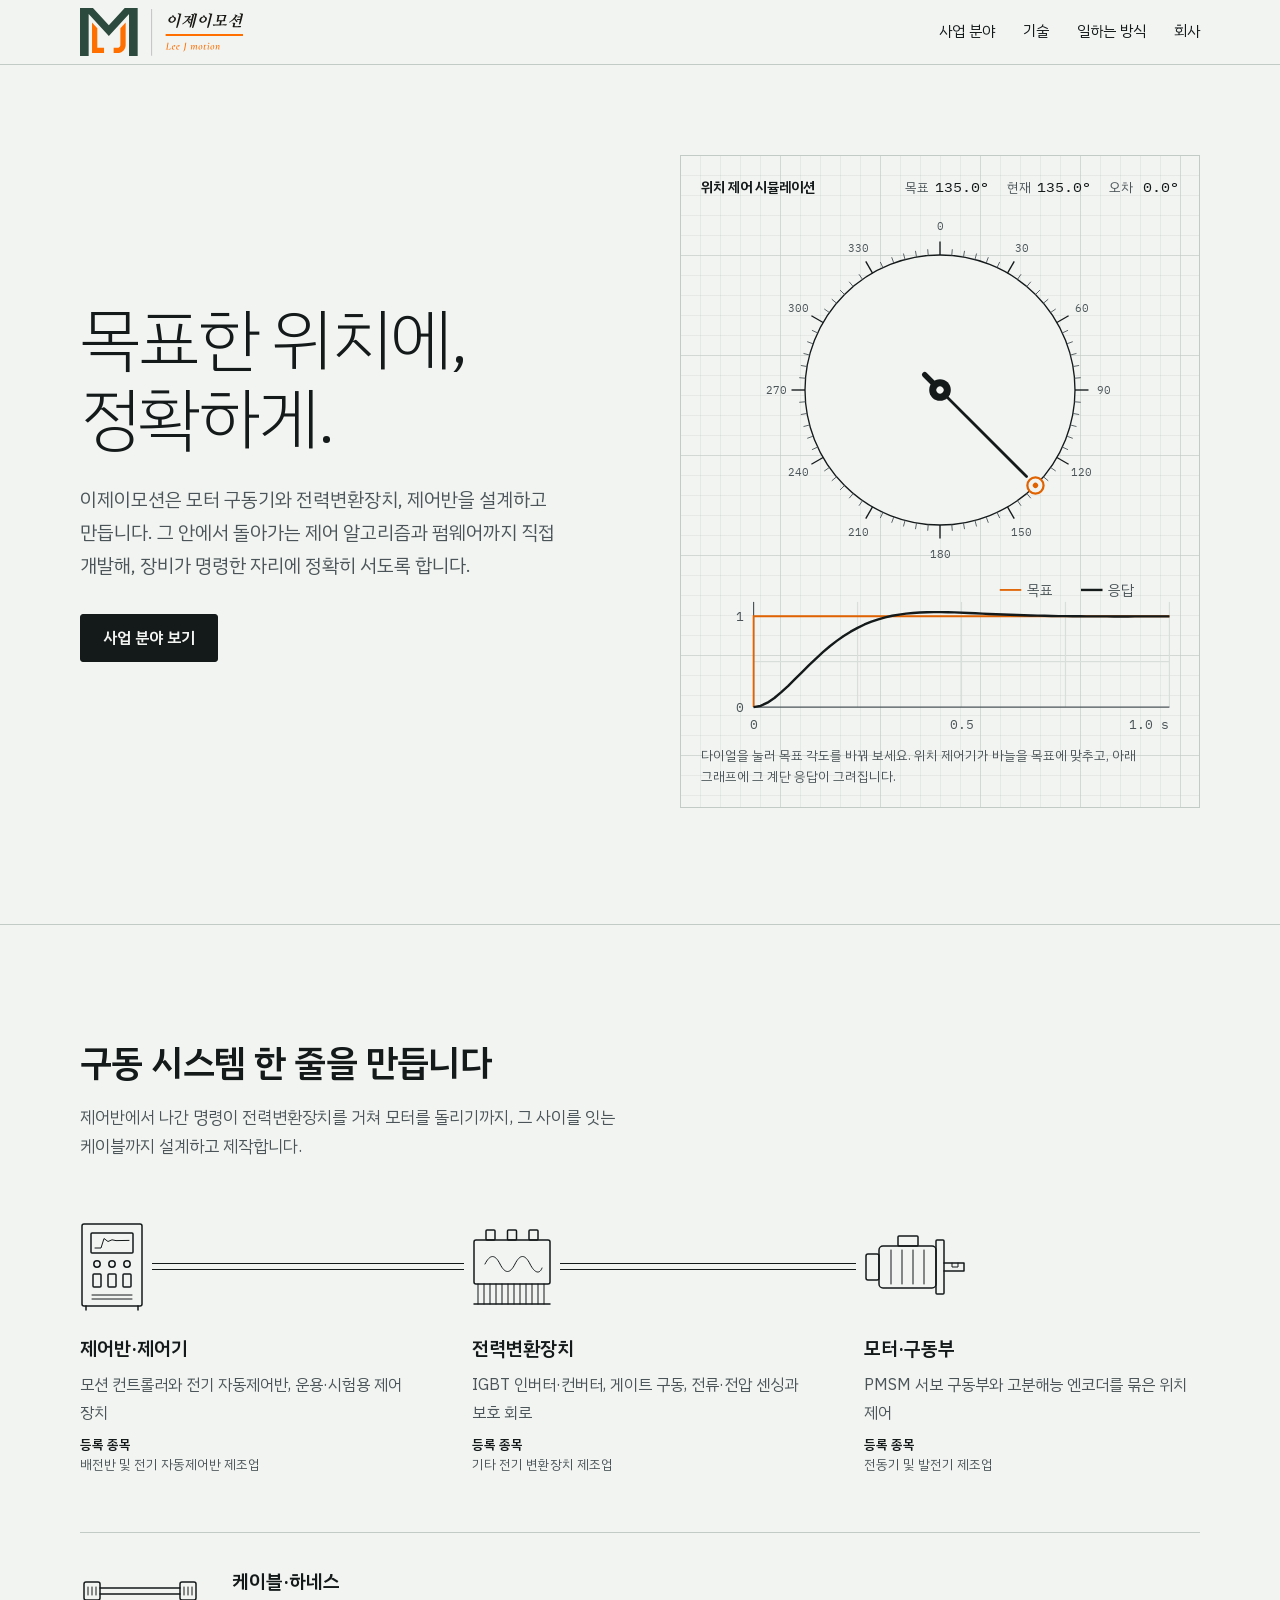
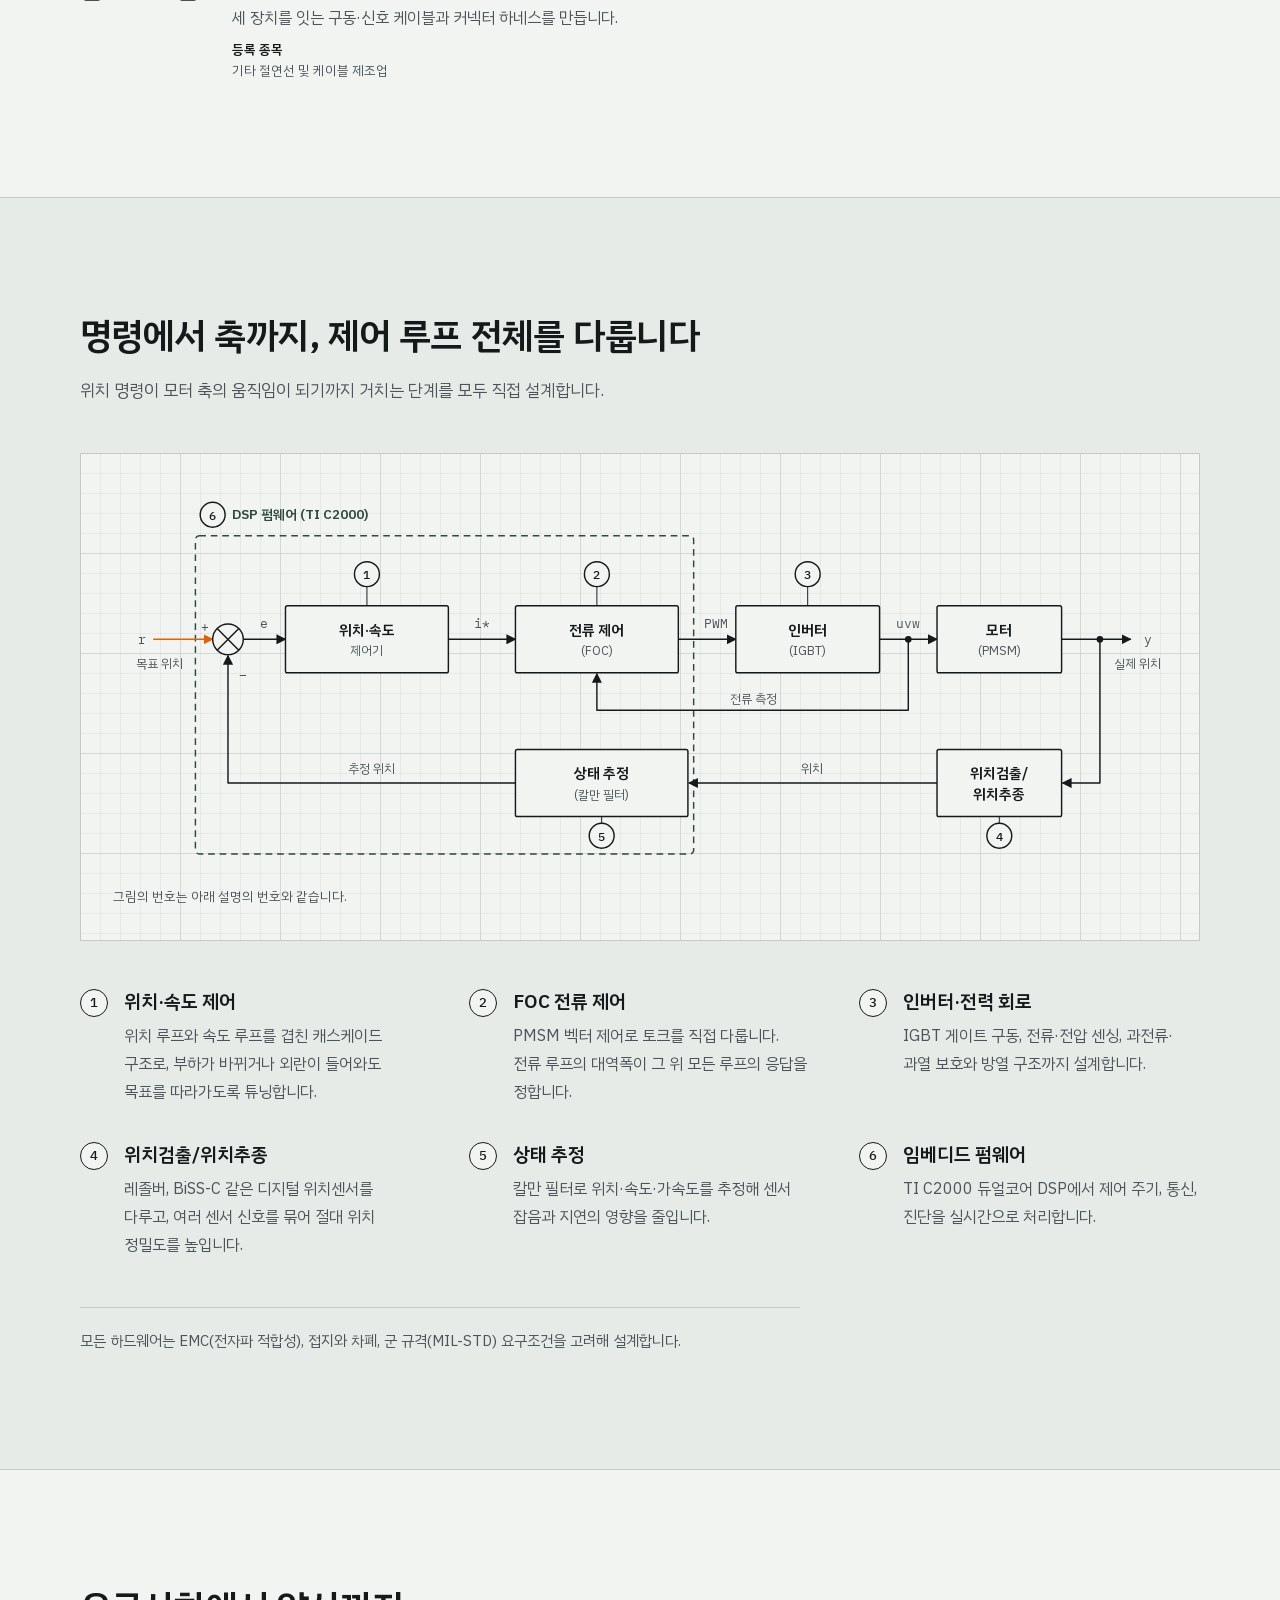
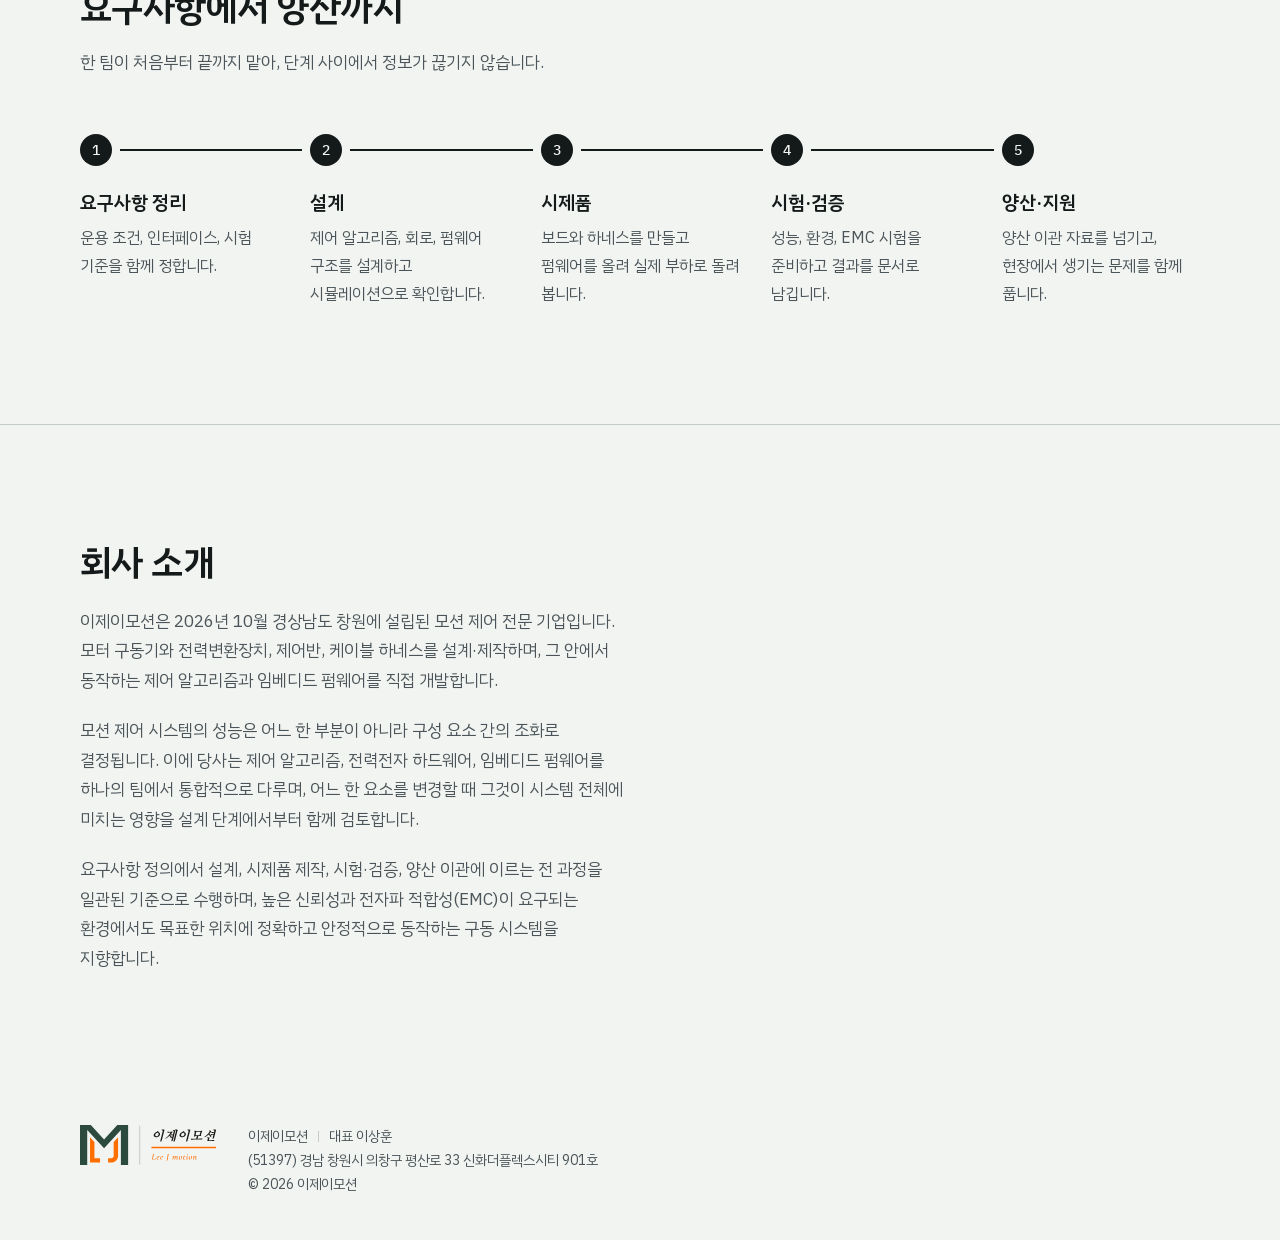
<file: index.html>
<!doctype html>
<html lang="ko">
<head>
<meta charset="utf-8">
<meta name="viewport" content="width=device-width, initial-scale=1">
<meta name="naver-site-verification" content="6766118e3ba964c4d92bdcb64d8c64c6439897ac" />
<title>이제이모션(Lee J motion) | 모터 구동기·전력변환장치·제어반</title>
<meta name="description" content="이제이모션은 경남 창원의 모션 제어 전문 회사입니다. 모터 구동기, 전력변환장치, 제어반, 케이블 하네스를 설계·제작하고 제어 알고리즘과 임베디드 펌웨어를 직접 개발합니다.">
<link rel="canonical" href="https://leejmotion.com/">
<link rel="alternate" hreflang="ko" href="https://leejmotion.com/">
<link rel="alternate" hreflang="en" href="https://leejmotion.com/en/">
<link rel="alternate" hreflang="x-default" href="https://leejmotion.com/">
<meta name="theme-color" content="#F2F4F1">
<meta name="format-detection" content="telephone=no">
<meta name="referrer" content="strict-origin-when-cross-origin">
<meta property="og:type" content="website">
<meta property="og:site_name" content="이제이모션">
<meta property="og:locale" content="ko_KR">
<meta property="og:locale:alternate" content="en_US">
<meta property="og:title" content="이제이모션(Lee J motion)">
<meta property="og:description" content="모터 구동기·전력변환장치·제어반을 설계·제작하고, 그 안에서 돌아가는 제어 알고리즘과 펌웨어를 개발합니다.">
<meta property="og:url" content="https://leejmotion.com/">
<meta property="og:image" content="https://leejmotion.com/assets/img/og-image.png">
<meta property="og:image:width" content="1200">
<meta property="og:image:height" content="630">
<meta property="og:image:alt" content="이제이모션 로고와 회사 이름">
<meta name="twitter:card" content="summary_large_image">
<!-- 검색 등록 소유 확인 태그 자리 (등록할 때 이 줄 아래에 붙여 넣기)
     네이버 서치어드바이저 : <meta name="naver-site-verification" content="...">
     구글 서치 콘솔      : <meta name="google-site-verification" content="..."> -->
<link rel="icon" href="favicon.ico" sizes="32x32">
<link rel="icon" href="assets/img/favicon.svg" type="image/svg+xml">
<link rel="apple-touch-icon" href="assets/img/apple-touch-icon.png">
<link rel="manifest" href="site.webmanifest">
<link rel="preload" href="assets/fonts/ljm-sans-kr-400-site.woff2" as="font" type="font/woff2" crossorigin>
<link rel="stylesheet" href="assets/css/fonts.css">
<link rel="stylesheet" href="assets/css/style.css">
<script type="application/ld+json">
{
  "@context": "https://schema.org",
  "@graph": [
    {
      "@type": "Organization",
      "@id": "https://leejmotion.com/#org",
      "name": "이제이모션",
      "alternateName": "Lee J motion",
      "url": "https://leejmotion.com/",
      "logo": "https://leejmotion.com/assets/img/logo-512.png",
      "email": "contact@leejmotion.com",
      "foundingDate": "2026-10-01",
      "founder": {
        "@type": "Person",
        "name": "이상훈",
        "alternateName": "Lee SangHoon"
      },
      "address": {
        "@type": "PostalAddress",
        "streetAddress": "평산로 33 신화더플렉스시티 901호",
        "addressLocality": "창원시 의창구",
        "addressRegion": "경상남도",
        "postalCode": "51397",
        "addressCountry": "KR"
      },
      "knowsAbout": [
        "모터 제어",
        "PMSM 서보 구동",
        "전력전자",
        "IGBT 인버터",
        "임베디드 펌웨어",
        "칼만 필터"
      ]
    },
    {
      "@type": "WebSite",
      "@id": "https://leejmotion.com/#website",
      "name": "이제이모션",
      "alternateName": "Lee J motion",
      "url": "https://leejmotion.com/",
      "inLanguage": [
        "ko",
        "en"
      ],
      "publisher": {
        "@id": "https://leejmotion.com/#org"
      }
    }
  ]
}
</script>
</head>
<body>
<a class="skip" href="#main">본문으로 건너뛰기</a>

<header class="site-header">
  <div class="wrap header-inner">
    <a class="brand" href="./">
      <img class="brand-logo" src="assets/img/logo.svg" width="163" height="48" alt="이제이모션">
    </a>
    <button class="nav-toggle" type="button" aria-expanded="false" aria-controls="site-nav">메뉴</button>
    <nav id="site-nav" class="site-nav" aria-label="주 메뉴">
      <ul>
        <li><a href="#business">사업 분야</a></li>
        <li><a href="#technology">기술</a></li>
        <li><a href="#process">일하는 방식</a></li>
        <li><a href="#company">회사</a></li>
      </ul>
    </nav>
  </div>
</header>

<main id="main">

  <section class="hero" aria-labelledby="hero-title">
    <div class="wrap hero-grid">
      <div class="hero-copy">
        <h1 id="hero-title">목표한 위치에,<br>정확하게.</h1>
        <p class="lead">이제이모션은 모터 구동기와 전력변환장치, 제어반을 설계하고 만듭니다. 그 안에서 돌아가는 제어 알고리즘과 펌웨어까지 직접 개발해, 장비가 명령한 자리에 정확히 서도록 합니다.</p>
        <div class="actions">
          <a class="btn btn-primary" href="#business">사업 분야 보기</a>
        </div>
      </div>

      <figure class="bench drawing-surface" aria-labelledby="bench-cap">
        <div class="bench-head">
          <p class="bench-title">위치 제어 시뮬레이션</p>
          <dl class="readout">
            <div><dt>목표</dt><dd><span data-ro="target">135.0</span>°</dd></div>
            <div><dt>현재</dt><dd><span data-ro="angle">135.0</span>°</dd></div>
            <div><dt>오차</dt><dd><span data-ro="error">0.0</span>°</dd></div>
          </dl>
        </div>
        <div class="dial" data-dial role="slider" tabindex="0" aria-label="목표 각도" aria-valuemin="0" aria-valuemax="359" aria-valuenow="135" aria-valuetext="135도" data-unit="도">
          <svg class="dial-svg" viewBox="0 0 400 400" aria-hidden="true" focusable="false">
          <circle class="d-face" cx="200" cy="200" r="150"/>
          <line class="d-tick-major" x1="200" y1="50" x2="200" y2="35"/>
          <line class="d-tick" x1="213.07" y1="50.57" x2="213.68" y2="43.6"/>
          <line class="d-tick" x1="226.05" y1="52.28" x2="227.26" y2="45.39"/>
          <line class="d-tick" x1="238.82" y1="55.11" x2="240.63" y2="48.35"/>
          <line class="d-tick" x1="251.3" y1="59.05" x2="253.7" y2="52.47"/>
          <line class="d-tick" x1="263.39" y1="64.05" x2="266.35" y2="57.71"/>
          <line class="d-tick-major" x1="275" y1="70.1" x2="282.5" y2="57.11"/>
          <line class="d-tick" x1="286.04" y1="77.13" x2="290.05" y2="71.39"/>
          <line class="d-tick" x1="296.42" y1="85.09" x2="300.92" y2="79.73"/>
          <line class="d-tick" x1="306.07" y1="93.93" x2="311.02" y2="88.98"/>
          <line class="d-tick" x1="314.91" y1="103.58" x2="320.27" y2="99.08"/>
          <line class="d-tick" x1="322.87" y1="113.96" x2="328.61" y2="109.95"/>
          <line class="d-tick-major" x1="329.9" y1="125" x2="342.89" y2="117.5"/>
          <line class="d-tick" x1="335.95" y1="136.61" x2="342.29" y2="133.65"/>
          <line class="d-tick" x1="340.95" y1="148.7" x2="347.53" y2="146.3"/>
          <line class="d-tick" x1="344.89" y1="161.18" x2="351.65" y2="159.37"/>
          <line class="d-tick" x1="347.72" y1="173.95" x2="354.61" y2="172.74"/>
          <line class="d-tick" x1="349.43" y1="186.93" x2="356.4" y2="186.32"/>
          <line class="d-tick-major" x1="350" y1="200" x2="365" y2="200"/>
          <line class="d-tick" x1="349.43" y1="213.07" x2="356.4" y2="213.68"/>
          <line class="d-tick" x1="347.72" y1="226.05" x2="354.61" y2="227.26"/>
          <line class="d-tick" x1="344.89" y1="238.82" x2="351.65" y2="240.63"/>
          <line class="d-tick" x1="340.95" y1="251.3" x2="347.53" y2="253.7"/>
          <line class="d-tick" x1="335.95" y1="263.39" x2="342.29" y2="266.35"/>
          <line class="d-tick-major" x1="329.9" y1="275" x2="342.89" y2="282.5"/>
          <line class="d-tick" x1="322.87" y1="286.04" x2="328.61" y2="290.05"/>
          <line class="d-tick" x1="314.91" y1="296.42" x2="320.27" y2="300.92"/>
          <line class="d-tick" x1="306.07" y1="306.07" x2="311.02" y2="311.02"/>
          <line class="d-tick" x1="296.42" y1="314.91" x2="300.92" y2="320.27"/>
          <line class="d-tick" x1="286.04" y1="322.87" x2="290.05" y2="328.61"/>
          <line class="d-tick-major" x1="275" y1="329.9" x2="282.5" y2="342.89"/>
          <line class="d-tick" x1="263.39" y1="335.95" x2="266.35" y2="342.29"/>
          <line class="d-tick" x1="251.3" y1="340.95" x2="253.7" y2="347.53"/>
          <line class="d-tick" x1="238.82" y1="344.89" x2="240.63" y2="351.65"/>
          <line class="d-tick" x1="226.05" y1="347.72" x2="227.26" y2="354.61"/>
          <line class="d-tick" x1="213.07" y1="349.43" x2="213.68" y2="356.4"/>
          <line class="d-tick-major" x1="200" y1="350" x2="200" y2="365"/>
          <line class="d-tick" x1="186.93" y1="349.43" x2="186.32" y2="356.4"/>
          <line class="d-tick" x1="173.95" y1="347.72" x2="172.74" y2="354.61"/>
          <line class="d-tick" x1="161.18" y1="344.89" x2="159.37" y2="351.65"/>
          <line class="d-tick" x1="148.7" y1="340.95" x2="146.3" y2="347.53"/>
          <line class="d-tick" x1="136.61" y1="335.95" x2="133.65" y2="342.29"/>
          <line class="d-tick-major" x1="125" y1="329.9" x2="117.5" y2="342.89"/>
          <line class="d-tick" x1="113.96" y1="322.87" x2="109.95" y2="328.61"/>
          <line class="d-tick" x1="103.58" y1="314.91" x2="99.08" y2="320.27"/>
          <line class="d-tick" x1="93.93" y1="306.07" x2="88.98" y2="311.02"/>
          <line class="d-tick" x1="85.09" y1="296.42" x2="79.73" y2="300.92"/>
          <line class="d-tick" x1="77.13" y1="286.04" x2="71.39" y2="290.05"/>
          <line class="d-tick-major" x1="70.1" y1="275" x2="57.11" y2="282.5"/>
          <line class="d-tick" x1="64.05" y1="263.39" x2="57.71" y2="266.35"/>
          <line class="d-tick" x1="59.05" y1="251.3" x2="52.47" y2="253.7"/>
          <line class="d-tick" x1="55.11" y1="238.82" x2="48.35" y2="240.63"/>
          <line class="d-tick" x1="52.28" y1="226.05" x2="45.39" y2="227.26"/>
          <line class="d-tick" x1="50.57" y1="213.07" x2="43.6" y2="213.68"/>
          <line class="d-tick-major" x1="50" y1="200" x2="35" y2="200"/>
          <line class="d-tick" x1="50.57" y1="186.93" x2="43.6" y2="186.32"/>
          <line class="d-tick" x1="52.28" y1="173.95" x2="45.39" y2="172.74"/>
          <line class="d-tick" x1="55.11" y1="161.18" x2="48.35" y2="159.37"/>
          <line class="d-tick" x1="59.05" y1="148.7" x2="52.47" y2="146.3"/>
          <line class="d-tick" x1="64.05" y1="136.61" x2="57.71" y2="133.65"/>
          <line class="d-tick-major" x1="70.1" y1="125" x2="57.11" y2="117.5"/>
          <line class="d-tick" x1="77.13" y1="113.96" x2="71.39" y2="109.95"/>
          <line class="d-tick" x1="85.09" y1="103.58" x2="79.73" y2="99.08"/>
          <line class="d-tick" x1="93.93" y1="93.93" x2="88.98" y2="88.98"/>
          <line class="d-tick" x1="103.58" y1="85.09" x2="99.08" y2="79.73"/>
          <line class="d-tick" x1="113.96" y1="77.13" x2="109.95" y2="71.39"/>
          <line class="d-tick-major" x1="125" y1="70.1" x2="117.5" y2="57.11"/>
          <line class="d-tick" x1="136.61" y1="64.05" x2="133.65" y2="57.71"/>
          <line class="d-tick" x1="148.7" y1="59.05" x2="146.3" y2="52.47"/>
          <line class="d-tick" x1="161.18" y1="55.11" x2="159.37" y2="48.35"/>
          <line class="d-tick" x1="173.95" y1="52.28" x2="172.74" y2="45.39"/>
          <line class="d-tick" x1="186.93" y1="50.57" x2="186.32" y2="43.6"/>
          <text class="d-label" x="200" y="18">0</text>
          <text class="d-label" x="291" y="42.38">30</text>
          <text class="d-label" x="357.62" y="109">60</text>
          <text class="d-label" x="382" y="200">90</text>
          <text class="d-label" x="357.62" y="291">120</text>
          <text class="d-label" x="291" y="357.62">150</text>
          <text class="d-label" x="200" y="382">180</text>
          <text class="d-label" x="109" y="357.62">210</text>
          <text class="d-label" x="42.38" y="291">240</text>
          <text class="d-label" x="18" y="200">270</text>
          <text class="d-label" x="42.38" y="109">300</text>
          <text class="d-label" x="109" y="42.38">330</text>
          <g class="d-target" transform="rotate(135 200 200)"><line class="d-setline" x1="200" y1="172" x2="200" y2="64"/><circle class="d-tgt-ring" cx="200" cy="50" r="9"/><circle class="d-tgt-dot" cx="200" cy="50" r="3"/></g>
          <g class="d-needle" transform="rotate(135 200 200)"><line class="d-needle-tail" x1="200" y1="200" x2="200" y2="224"/><line class="d-needle-line" x1="200" y1="200" x2="200" y2="64"/><circle class="d-hub" cx="200" cy="200" r="12"/><circle class="d-hub-dot" cx="200" cy="200" r="4"/></g>
          </svg>
        </div>
        <svg class="trace" data-trace viewBox="0 0 400 132" aria-hidden="true" focusable="false">
        <line class="t-grid" x1="131" y1="20" x2="131" y2="108"/>
        <line class="t-grid" x1="218" y1="20" x2="218" y2="108"/>
        <line class="t-grid" x1="305" y1="20" x2="305" y2="108"/>
        <line class="t-grid" x1="392" y1="20" x2="392" y2="108"/>
        <line class="t-grid" x1="44" y1="70" x2="392" y2="70"/>
        <line class="t-axis" x1="44" y1="108" x2="392" y2="108"/>
        <line class="t-axis" x1="44" y1="20" x2="44" y2="108"/>
        <polyline class="t-ref" points="44,108 44,32 392,32"/>
        <path class="t-resp" d="M44,108 L46,107.88 L48,107.52 L50,106.96 L52,106.2 L54,105.26 L56,104.17 L58,102.92 L60,101.56 L62,100.07 L64,98.48 L66,96.81 L68,95.06 L70,93.25 L72,91.38 L74,89.46 L76,87.52 L78,85.54 L80,83.55 L82,81.55 L84,79.55 L86,77.55 L88,75.56 L90,73.59 L92,71.64 L94,69.71 L96,67.81 L98,65.95 L100,64.12 L102,62.33 L104,60.58 L106,58.88 L108,57.22 L110,55.62 L112,54.06 L114,52.55 L116,51.09 L118,49.69 L120,48.33 L122,47.03 L124,45.79 L126,44.59 L128,43.45 L130,42.36 L132,41.32 L134,40.34 L136,39.4 L138,38.51 L140,37.67 L142,36.87 L144,36.13 L146,35.42 L148,34.76 L150,34.15 L152,33.57 L154,33.03 L156,32.53 L158,32.07 L160,31.65 L162,31.25 L164,30.89 L166,30.57 L168,30.27 L170,30 L172,29.76 L174,29.54 L176,29.35 L178,29.18 L180,29.03 L182,28.9 L184,28.8 L186,28.71 L188,28.64 L190,28.58 L192,28.54 L194,28.52 L196,28.51 L198,28.51 L200,28.52 L202,28.54 L204,28.57 L206,28.61 L208,28.65 L210,28.71 L212,28.77 L214,28.83 L216,28.9 L218,28.98 L220,29.06 L222,29.14 L224,29.22 L226,29.31 L228,29.4 L230,29.49 L232,29.58 L234,29.67 L236,29.76 L238,29.86 L240,29.95 L242,30.04 L244,30.13 L246,30.22 L248,30.31 L250,30.39 L252,30.48 L254,30.56 L256,30.64 L258,30.72 L260,30.8 L262,30.87 L264,30.95 L266,31.02 L268,31.09 L270,31.15 L272,31.22 L274,31.28 L276,31.34 L278,31.39 L280,31.45 L282,31.5 L284,31.55 L286,31.59 L288,31.64 L290,31.68 L292,31.72 L294,31.76 L296,31.79 L298,31.83 L300,31.86 L302,31.89 L304,31.91 L306,31.94 L308,31.96 L310,31.99 L312,32.01 L314,32.02 L316,32.04 L318,32.06 L320,32.07 L322,32.09 L324,32.1 L326,32.11 L328,32.12 L330,32.13 L332,32.13 L334,32.14 L336,32.14 L338,32.15 L340,32.15 L342,32.16 L344,32.16 L346,32.16 L348,32.16 L350,32.16 L352,32.16 L354,32.16 L356,32.16 L358,32.16 L360,32.16 L362,32.15 L364,32.15 L366,32.15 L368,32.14 L370,32.14 L372,32.14 L374,32.13 L376,32.13 L378,32.13 L380,32.12 L382,32.12 L384,32.11 L386,32.11 L388,32.11 L390,32.1 L392,32.1"/>
        <text class="t-label" x="36" y="108" text-anchor="end" dominant-baseline="central">0</text>
        <text class="t-label" x="36" y="32" text-anchor="end" dominant-baseline="central">1</text>
        <text class="t-label" x="44" y="126" text-anchor="middle">0</text>
        <text class="t-label" x="218" y="126" text-anchor="middle">0.5</text>
        <text class="t-label" x="392" y="126" text-anchor="end">1.0 s</text>
        <line class="t-ref" x1="250" y1="10" x2="268" y2="10"/>
        <text class="t-key" x="273" y="10" dominant-baseline="central">목표</text>
        <line class="t-resp" x1="318" y1="10" x2="336" y2="10"/>
        <text class="t-key" x="341" y="10" dominant-baseline="central">응답</text>
        </svg>
        <figcaption id="bench-cap">다이얼을 눌러 목표 각도를 바꿔 보세요. 위치 제어기가 바늘을 목표에 맞추고, 아래 그래프에 그 계단 응답이 그려집니다.</figcaption>
      </figure>
    </div>
  </section>

  <section id="business" class="section" aria-labelledby="business-title">
    <div class="wrap">
      <div class="section-head">
        <h2 id="business-title">구동 시스템 한 줄을 만듭니다</h2>
        <p>제어반에서 나간 명령이 전력변환장치를 거쳐 모터를 돌리기까지, 그 사이를 잇는 케이블까지 설계하고 제작합니다.</p>
      </div>
      <ol class="chain">
        <li class="chain-item">
          <div class="chain-top">
          <svg class="chain-ill" viewBox="28 0 64 96" width="64" height="96" aria-hidden="true" focusable="false">
            <rect class="ic" x="30" y="6" width="60" height="82" rx="2"/>
            <rect class="ic" x="39" y="15" width="42" height="20" rx="1"/>
            <path class="ic-thin" d="M43 30H49L52 20.5L56 23.5L60 21.8L64 22.6L77 22.4"/>
            <circle class="ic" cx="45" cy="46" r="3.2"/><circle class="ic" cx="60" cy="46" r="3.2"/><circle class="ic" cx="75" cy="46" r="3.2"/>
            <rect class="ic" x="41" y="56" width="8" height="13" rx="1"/><rect class="ic" x="56" y="56" width="8" height="13" rx="1"/><rect class="ic" x="71" y="56" width="8" height="13" rx="1"/>
            <path class="ic-thin" d="M40 77H80M40 81H80"/>
            <path class="ic" d="M34 88V92M86 88V92"/>
          </svg>
          </div>
          <h3>제어반·제어기</h3>
          <p>모션 컨트롤러와 전기 자동제어반, 운용·시험용 제어 장치</p>
          <p class="reg"><span>등록 종목</span>배전반 및 전기 자동제어반 제조업</p>
        </li>
        <li class="chain-item">
          <div class="chain-top">
          <svg class="chain-ill" viewBox="20 0 80 96" width="80" height="96" aria-hidden="true" focusable="false">
            <rect class="ic" x="22" y="22" width="76" height="44" rx="2"/>
            <rect class="ic" x="34" y="12" width="9" height="10" rx="1"/><rect class="ic" x="55.5" y="12" width="9" height="10" rx="1"/><rect class="ic" x="77" y="12" width="9" height="10" rx="1"/>
            <path class="ic-thin" d="M33 46C38 36 43 36 48 46S58 56 63 46S73 36 78 46S88 56 90 50"/>
            <path class="ic-thin" d="M26 66V86M32 66V86M38 66V86M44 66V86M50 66V86M56 66V86M62 66V86M68 66V86M74 66V86M80 66V86M86 66V86M92 66V86"/>
            <path class="ic" d="M22 86H98"/>
          </svg>
          </div>
          <h3>전력변환장치</h3>
          <p>IGBT 인버터·컨버터, 게이트 구동, 전류·전압 센싱과 보호 회로</p>
          <p class="reg"><span>등록 종목</span>기타 전기 변환장치 제조업</p>
        </li>
        <li class="chain-item">
          <div class="chain-top">
          <svg class="chain-ill" viewBox="10 0 102 96" width="102" height="96" aria-hidden="true" focusable="false">
            <rect class="ic" x="12" y="36" width="13" height="26" rx="2"/>
            <rect class="ic" x="25" y="28" width="57" height="42" rx="4"/>
            <path class="ic-thin" d="M37 32V66M48 32V66M59 32V66M70 32V66"/>
            <rect class="ic" x="44" y="18" width="20" height="10" rx="1"/>
            <rect class="ic" x="82" y="22" width="8" height="54" rx="1"/>
            <path class="ic" d="M90 45H110V53H90"/>
            <path class="ic-thin" d="M98 45V49H104V45"/>
          </svg>
          </div>
          <h3>모터·구동부</h3>
          <p>PMSM 서보 구동부와 고분해능 엔코더를 묶은 위치 제어</p>
          <p class="reg"><span>등록 종목</span>전동기 및 발전기 제조업</p>
        </li>
      </ol>
      <div class="cable-note">
          <svg class="cable-ill" viewBox="0 0 120 40" aria-hidden="true" focusable="false">
            <rect class="ic" x="4" y="11" width="16" height="18" rx="2"/>
            <path class="ic-thin" d="M8 16V24M12 16V24M16 16V24"/>
            <path class="ic" d="M20 17H100M20 23H100"/>
            <rect class="ic" x="100" y="11" width="16" height="18" rx="2"/>
            <path class="ic-thin" d="M104 16V24M108 16V24M112 16V24"/>
          </svg>
        <div>
          <h3>케이블·하네스</h3>
          <p>세 장치를 잇는 구동·신호 케이블과 커넥터 하네스를 만듭니다.</p>
          <p class="reg"><span>등록 종목</span>기타 절연선 및 케이블 제조업</p>
        </div>
      </div>
    </div>
  </section>

  <section id="technology" class="section section-tint" aria-labelledby="technology-title">
    <div class="wrap">
      <div class="section-head">
        <h2 id="technology-title">명령에서 축까지, 제어 루프 전체를 다룹니다</h2>
        <p>위치 명령이 모터 축의 움직임이 되기까지 거치는 단계를 모두 직접 설계합니다.</p>
      </div>
      <figure class="loop drawing-surface">
        <svg class="loop-wide" viewBox="0 0 1100 400" role="img" aria-labelledby="lwko-t lwko-d">
        <title id="lwko-t">위치 제어 루프 블록 선도</title><desc id="lwko-d">목표 위치 r가 위치·속도 제어기(1), FOC 전류 제어기(2), IGBT 인버터(3)를 거쳐 PMSM 모터를 돌립니다. 위치검출/위치추종(4)에서 얻은 위치를 상태 추정기(5, 칼만 필터)가 다듬어 되돌려 주고, 전류는 안쪽 루프로 되돌아갑니다. 1, 2, 5는 TI C2000 DSP 펌웨어(6) 안에서 돕니다.</desc>
        <defs><marker id="lwko-ar" viewBox="0 0 10 10" refX="9" refY="5" markerWidth="7" markerHeight="7" orient="auto"><path d="M0 0L10 5L0 10z" class="lp-head"/></marker><marker id="lwko-ars" viewBox="0 0 10 10" refX="9" refY="5" markerWidth="7" markerHeight="7" orient="auto"><path d="M0 0L10 5L0 10z" class="lp-head-sig"/></marker></defs>
        <rect class="lp-dsp" x="86" y="52" width="520" height="332" rx="4"/>
        <g class="lp-balloon"><circle cx="104" cy="30" r="13"/><text x="104" y="30" dominant-baseline="central">6</text></g>
        <text class="lp-note lp-strong" x="124" y="30" text-anchor="start" dominant-baseline="central">DSP 펌웨어 (TI C2000)</text>
        <text class="lp-var" x="30" y="160" text-anchor="middle" dominant-baseline="central">r</text>
        <text class="lp-note" x="24" y="190" text-anchor="start">목표 위치</text>
        <path class="lp-line lp-sig" d="M42,160 L104,160" marker-end="url(#lwko-ars)"/>
        <circle class="lp-sum" cx="120" cy="160" r="16"/>
        <path class="lp-line" d="M108.7 148.7L131.3 171.3M131.3 148.7L108.7 171.3"/>
        <text class="lp-var" x="96" y="146" text-anchor="middle" dominant-baseline="central">+</text>
        <text class="lp-var" x="136" y="196" text-anchor="middle" dominant-baseline="central">−</text>
        <path class="lp-line" d="M136,160 L180,160" marker-end="url(#lwko-ar)"/>
        <text class="lp-var" x="158" y="148" text-anchor="middle">e</text>
        <rect class="lp-block" x="180" y="125" width="170" height="70" rx="2"/><text class="lp-text" x="265" y="150" dominant-baseline="central" font-size="15">위치·속도</text><text class="lp-text lp-sub" x="265" y="172" dominant-baseline="central" font-size="13">제어기</text>
        <path class="lp-line" d="M350,160 L420,160" marker-end="url(#lwko-ar)"/>
        <text class="lp-var" x="385" y="148" text-anchor="middle">i*</text>
        <rect class="lp-block" x="420" y="125" width="170" height="70" rx="2"/><text class="lp-text" x="505" y="150" dominant-baseline="central" font-size="15">전류 제어</text><text class="lp-text lp-sub" x="505" y="172" dominant-baseline="central" font-size="13">(FOC)</text>
        <path class="lp-line" d="M590,160 L650,160" marker-end="url(#lwko-ar)"/>
        <text class="lp-var" x="629" y="148" text-anchor="middle">PWM</text>
        <rect class="lp-block" x="650" y="125" width="150" height="70" rx="2"/><text class="lp-text" x="725" y="150" dominant-baseline="central" font-size="15">인버터</text><text class="lp-text lp-sub" x="725" y="172" dominant-baseline="central" font-size="13">(IGBT)</text>
        <path class="lp-line" d="M800,160 L860,160" marker-end="url(#lwko-ar)"/>
        <text class="lp-var" x="830" y="148" text-anchor="middle">uvw</text>
        <rect class="lp-block" x="860" y="125" width="130" height="70" rx="2"/><text class="lp-text" x="925" y="150" dominant-baseline="central" font-size="15">모터</text><text class="lp-text lp-sub" x="925" y="172" dominant-baseline="central" font-size="13">(PMSM)</text>
        <path class="lp-line" d="M990,160 L1062,160" marker-end="url(#lwko-ar)"/>
        <text class="lp-var" x="1080" y="160" text-anchor="middle" dominant-baseline="central">y</text>
        <text class="lp-note" x="1094" y="190" text-anchor="end">실제 위치</text>
        <circle class="lp-dot" cx="830" cy="160" r="3.5"/>
        <path class="lp-line" d="M830,160 L830,234 L505,234 L505,196" marker-end="url(#lwko-ar)"/>
        <text class="lp-note" x="668" y="226" text-anchor="middle">전류 측정</text>
        <circle class="lp-dot" cx="1030" cy="160" r="3.5"/>
        <path class="lp-line" d="M1030,160 L1030,310 L991,310" marker-end="url(#lwko-ar)"/>
        <rect class="lp-block" x="860" y="275" width="130" height="70" rx="2"/><text class="lp-text" x="925" y="300" dominant-baseline="central" font-size="15">위치검출/</text><text class="lp-text" x="925" y="321" dominant-baseline="central" font-size="15">위치추종</text>
        <path class="lp-line" d="M860,310 L601,310" marker-end="url(#lwko-ar)"/>
        <text class="lp-note" x="730" y="300" text-anchor="middle">위치</text>
        <rect class="lp-block" x="420" y="275" width="180" height="70" rx="2"/><text class="lp-text" x="510" y="300" dominant-baseline="central" font-size="15">상태 추정</text><text class="lp-text lp-sub" x="510" y="322" dominant-baseline="central" font-size="13">(칼만 필터)</text>
        <path class="lp-line" d="M420,310 L120,310 L120,177" marker-end="url(#lwko-ar)"/>
        <text class="lp-note" x="270" y="300" text-anchor="middle">추정 위치</text>
        <path class="lp-leader" d="M265 105V125M505 105V125M725 105V125M925 345V352M510 345V352"/>
        <g class="lp-balloon"><circle cx="265" cy="92" r="13"/><text x="265" y="92" dominant-baseline="central">1</text></g>
        <g class="lp-balloon"><circle cx="505" cy="92" r="13"/><text x="505" y="92" dominant-baseline="central">2</text></g>
        <g class="lp-balloon"><circle cx="725" cy="92" r="13"/><text x="725" y="92" dominant-baseline="central">3</text></g>
        <g class="lp-balloon"><circle cx="925" cy="365" r="13"/><text x="925" y="365" dominant-baseline="central">4</text></g>
        <g class="lp-balloon"><circle cx="510" cy="365" r="13"/><text x="510" y="365" dominant-baseline="central">5</text></g>
        </svg>
        <svg class="loop-tall" viewBox="0 0 360 600" role="img" aria-labelledby="ltko-t ltko-d">
        <title id="ltko-t">위치 제어 루프 블록 선도</title><desc id="ltko-d">목표 위치 r가 위치·속도 제어기(1), FOC 전류 제어기(2), IGBT 인버터(3)를 거쳐 PMSM 모터를 돌립니다. 위치검출/위치추종(4)에서 얻은 위치를 상태 추정기(5, 칼만 필터)가 다듬어 되돌려 주고, 전류는 안쪽 루프로 되돌아갑니다. 1, 2, 5는 TI C2000 DSP 펌웨어(6) 안에서 돕니다.</desc>
        <defs><marker id="ltko-ar" viewBox="0 0 10 10" refX="9" refY="5" markerWidth="7" markerHeight="7" orient="auto"><path d="M0 0L10 5L0 10z" class="lp-head"/></marker><marker id="ltko-ars" viewBox="0 0 10 10" refX="9" refY="5" markerWidth="7" markerHeight="7" orient="auto"><path d="M0 0L10 5L0 10z" class="lp-head-sig"/></marker></defs>
        <rect class="lp-dsp" x="6" y="56" width="348" height="232" rx="4"/>
        <g class="lp-balloon"><circle cx="214" cy="36" r="11"/><text x="214" y="36" dominant-baseline="central">6</text></g>
        <text class="lp-note lp-strong" x="231" y="36" text-anchor="start" dominant-baseline="central">DSP 펌웨어</text>
        <path class="lp-line lp-sig" d="M96,10 L96,67" marker-end="url(#ltko-ars)"/>
        <text class="lp-var" x="108" y="26" text-anchor="start" dominant-baseline="central">r</text>
        <text class="lp-note" x="122" y="26" text-anchor="start" dominant-baseline="central">목표 위치</text>
        <circle class="lp-sum" cx="96" cy="84" r="16"/>
        <path class="lp-line" d="M84.7 72.7L107.3 95.3M107.3 72.7L84.7 95.3"/>
        <text class="lp-var" x="80" y="62" text-anchor="middle" dominant-baseline="central">+</text>
        <text class="lp-var" x="124" y="72" text-anchor="middle" dominant-baseline="central">−</text>
        <path class="lp-line" d="M96,100 L96,123" marker-end="url(#ltko-ar)"/>
        <text class="lp-var" x="106" y="112" text-anchor="start" dominant-baseline="central">e</text>
        <rect class="lp-block" x="16" y="124" width="160" height="56" rx="2"/><text class="lp-text" x="96" y="152" dominant-baseline="central" font-size="15">위치·속도 제어기</text>
        <path class="lp-line" d="M96,180 L96,215" marker-end="url(#ltko-ar)"/>
        <text class="lp-var" x="106" y="198" text-anchor="start" dominant-baseline="central">i*</text>
        <rect class="lp-block" x="16" y="216" width="160" height="56" rx="2"/><text class="lp-text" x="96" y="244" dominant-baseline="central" font-size="15">전류 제어 (FOC)</text>
        <path class="lp-line" d="M96,272 L96,311" marker-end="url(#ltko-ar)"/>
        <text class="lp-var" x="106" y="300" text-anchor="start" dominant-baseline="central">PWM</text>
        <rect class="lp-block" x="16" y="312" width="160" height="56" rx="2"/><text class="lp-text" x="96" y="340" dominant-baseline="central" font-size="15">인버터 (IGBT)</text>
        <path class="lp-line" d="M96,368 L96,407" marker-end="url(#ltko-ar)"/>
        <text class="lp-var" x="106" y="381" text-anchor="start" dominant-baseline="central">uvw</text>
        <rect class="lp-block" x="16" y="408" width="160" height="56" rx="2"/><text class="lp-text" x="96" y="436" dominant-baseline="central" font-size="15">모터 (PMSM)</text>
        <path class="lp-line" d="M96,464 L96,546" marker-end="url(#ltko-ar)"/>
        <text class="lp-var" x="108" y="532" text-anchor="start" dominant-baseline="central">y</text>
        <text class="lp-note" x="96" y="572" text-anchor="middle">실제 위치</text>
        <circle class="lp-dot" cx="96" cy="398" r="3.5"/>
        <path class="lp-line" d="M96,398 L188,398 L188,244 L177,244" marker-end="url(#ltko-ar)"/>
        <text class="lp-note" x="196" y="330" text-anchor="start" dominant-baseline="central">전류 측정</text>
        <circle class="lp-dot" cx="96" cy="505" r="3.5"/>
        <path class="lp-line" d="M96,505 L272,505 L272,465" marker-end="url(#ltko-ar)"/>
        <rect class="lp-block" x="200" y="408" width="144" height="56" rx="2"/><text class="lp-text" x="272" y="436" dominant-baseline="central" font-size="14">위치검출/위치추종</text>
        <path class="lp-line" d="M272,408 L272,273" marker-end="url(#ltko-ar)"/>
        <text class="lp-note" x="282" y="346" text-anchor="start" dominant-baseline="central">위치</text>
        <rect class="lp-block" x="200" y="216" width="144" height="56" rx="2"/><text class="lp-text" x="272" y="234" dominant-baseline="central" font-size="14">상태 추정</text><text class="lp-text lp-sub" x="272" y="256" dominant-baseline="central" font-size="12">(칼만 필터)</text>
        <path class="lp-line" d="M272,216 L272,84 L113,84" marker-end="url(#ltko-ar)"/>
        <text class="lp-note" x="192" y="74" text-anchor="middle">추정 위치</text>
        <g class="lp-balloon"><circle cx="16" cy="124" r="11"/><text x="16" y="124" dominant-baseline="central">1</text></g>
        <g class="lp-balloon"><circle cx="16" cy="216" r="11"/><text x="16" y="216" dominant-baseline="central">2</text></g>
        <g class="lp-balloon"><circle cx="16" cy="312" r="11"/><text x="16" y="312" dominant-baseline="central">3</text></g>
        <g class="lp-balloon"><circle cx="200" cy="408" r="11"/><text x="200" y="408" dominant-baseline="central">4</text></g>
        <g class="lp-balloon"><circle cx="200" cy="216" r="11"/><text x="200" y="216" dominant-baseline="central">5</text></g>
        </svg>
        <figcaption>그림의 번호는 아래 설명의 번호와 같습니다.</figcaption>
      </figure>
      <ol class="tech-list">
        <li><h3>위치·속도 제어</h3><p>위치 루프와 속도 루프를 겹친 캐스케이드 구조로, 부하가 바뀌거나 외란이 들어와도 목표를 따라가도록 튜닝합니다.</p></li>
        <li><h3>FOC 전류 제어</h3><p>PMSM 벡터 제어로 토크를 직접 다룹니다. 전류 루프의 대역폭이 그 위 모든 루프의 응답을 정합니다.</p></li>
        <li><h3>인버터·전력 회로</h3><p>IGBT 게이트 구동, 전류·전압 센싱, 과전류·과열 보호와 방열 구조까지 설계합니다.</p></li>
        <li><h3>위치검출/위치추종</h3><p>레졸버, BiSS-C 같은 디지털 위치센서를 다루고, 여러 센서 신호를 묶어 절대 위치 정밀도를 높입니다.</p></li>
        <li><h3>상태 추정</h3><p>칼만 필터로 위치·속도·가속도를 추정해 센서 잡음과 지연의 영향을 줄입니다.</p></li>
        <li><h3>임베디드 펌웨어</h3><p>TI C2000 듀얼코어 DSP에서 제어 주기, 통신, 진단을 실시간으로 처리합니다.</p></li>
      </ol>
      <p class="tech-note">모든 하드웨어는 EMC(전자파 적합성), 접지와 차폐, 군 규격(MIL-STD) 요구조건을 고려해 설계합니다.</p>
    </div>
  </section>

  <section id="process" class="section" aria-labelledby="process-title">
    <div class="wrap">
      <div class="section-head">
        <h2 id="process-title">요구사항에서 양산까지</h2>
        <p>한 팀이 처음부터 끝까지 맡아, 단계 사이에서 정보가 끊기지 않습니다.</p>
      </div>
      <ol class="steps">
        <li><h3>요구사항 정리</h3><p>운용 조건, 인터페이스, 시험 기준을 함께 정합니다.</p></li>
        <li><h3>설계</h3><p>제어 알고리즘, 회로, 펌웨어 구조를 설계하고 시뮬레이션으로 확인합니다.</p></li>
        <li><h3>시제품</h3><p>보드와 하네스를 만들고 펌웨어를 올려 실제 부하로 돌려 봅니다.</p></li>
        <li><h3>시험·검증</h3><p>성능, 환경, EMC 시험을 준비하고 결과를 문서로 남깁니다.</p></li>
        <li><h3>양산·지원</h3><p>양산 이관 자료를 넘기고, 현장에서 생기는 문제를 함께 풉니다.</p></li>
      </ol>
    </div>
  </section>

  <section id="company" class="section" aria-labelledby="company-title">
    <div class="wrap">
      <div class="company-about">
        <h2 id="company-title">회사 소개</h2>
        <p>이제이모션은 2026년 10월 경상남도 창원에 설립된 모션 제어 전문 기업입니다. 모터 구동기와 전력변환장치, 제어반, 케이블 하네스를 설계·제작하며, 그 안에서 동작하는 제어 알고리즘과 임베디드 펌웨어를 직접 개발합니다.</p>
        <p>모션 제어 시스템의 성능은 어느 한 부분이 아니라 구성 요소 간의 조화로 결정됩니다. 이에 당사는 제어 알고리즘, 전력전자 하드웨어, 임베디드 펌웨어를 하나의 팀에서 통합적으로 다루며, 어느 한 요소를 변경할 때 그것이 시스템 전체에 미치는 영향을 설계 단계에서부터 함께 검토합니다.</p>
        <p>요구사항 정의에서 설계, 시제품 제작, 시험·검증, 양산 이관에 이르는 전 과정을 일관된 기준으로 수행하며, 높은 신뢰성과 전자파 적합성(EMC)이 요구되는 환경에서도 목표한 위치에 정확하고 안정적으로 동작하는 구동 시스템을 지향합니다.</p>
      </div>
    </div>
  </section>

</main>

<footer class="site-footer">
  <div class="wrap footer-inner">
    <img class="footer-logo" src="assets/img/logo.svg" width="136" height="40" alt="이제이모션">
    <div class="footer-text">
      <p class="biz"><span>이제이모션</span><span>대표 이상훈</span></p>
      <p>(51397) 경남 창원시 의창구 평산로 33 신화더플렉스시티 901호</p>
      <p>© 2026 이제이모션</p>
    </div>
  </div>
</footer>

<script src="assets/js/main.js" defer></script>
</body>
</html>
</file>
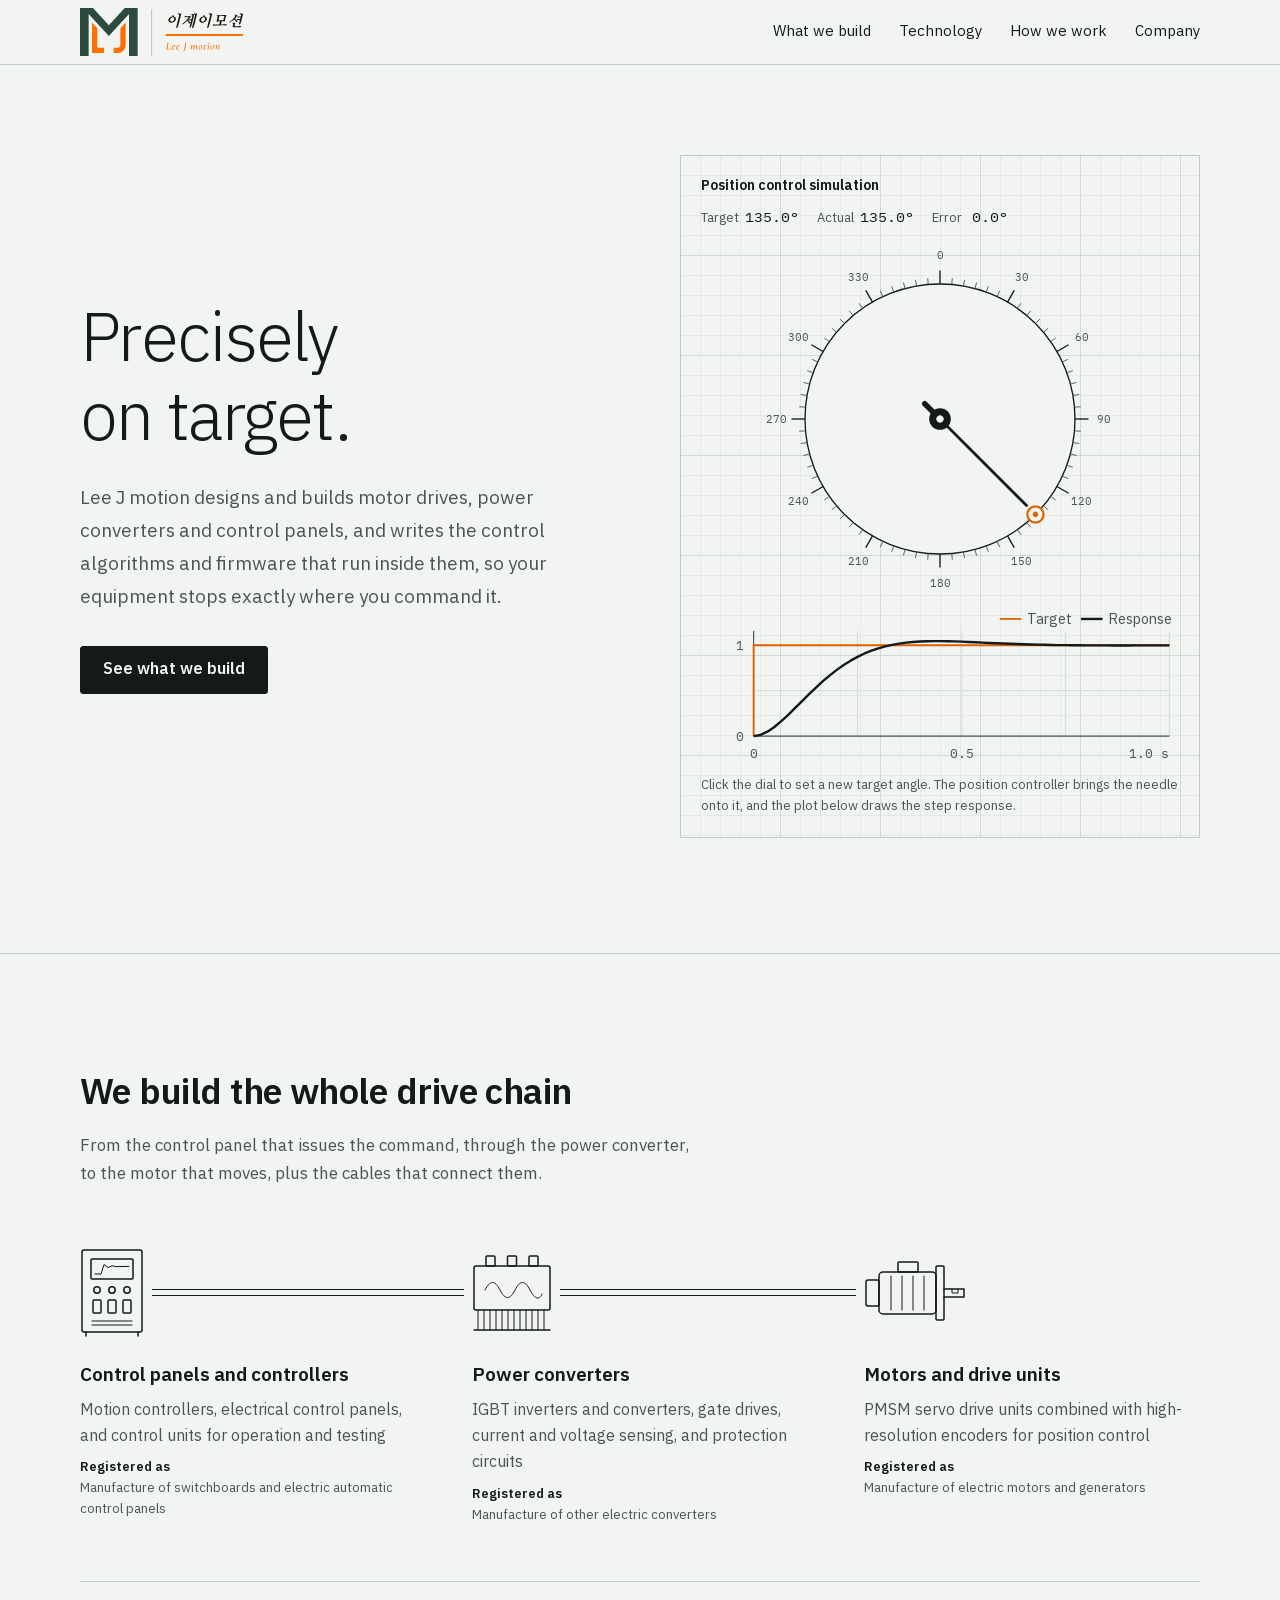
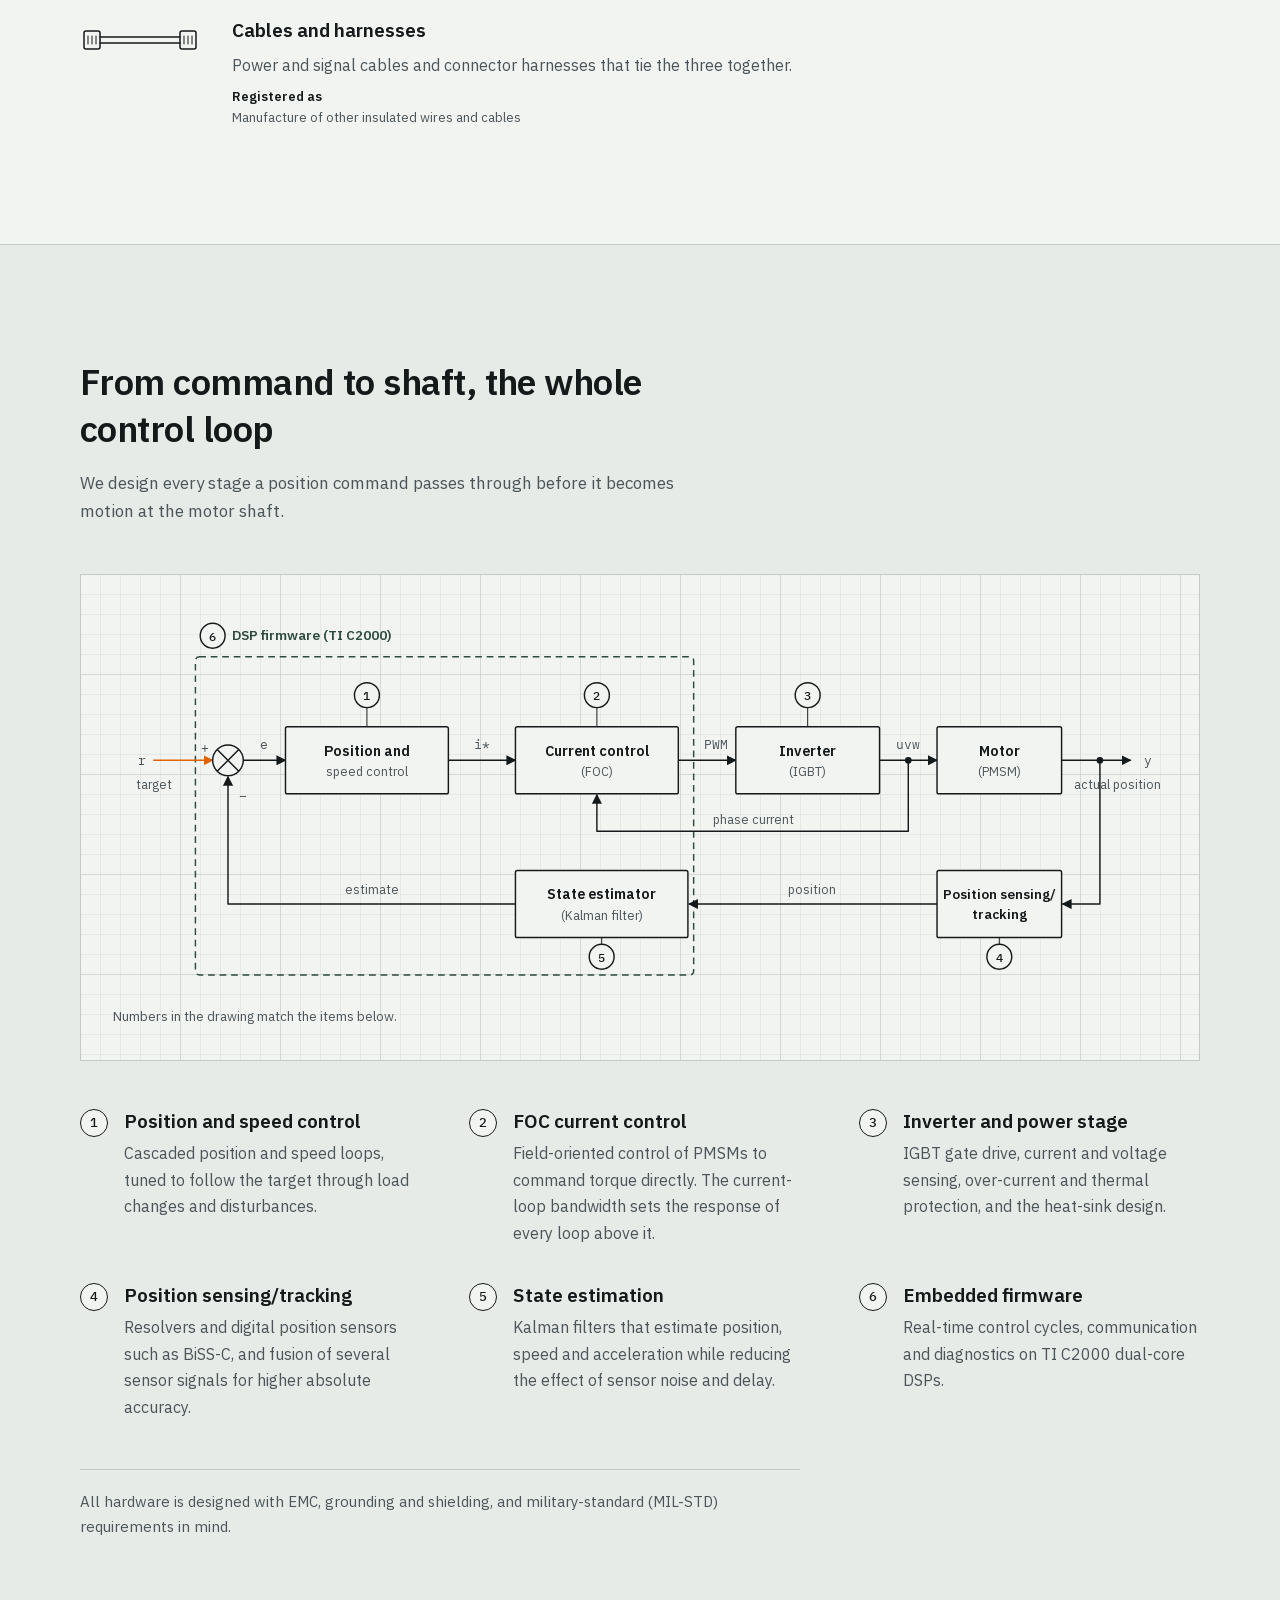
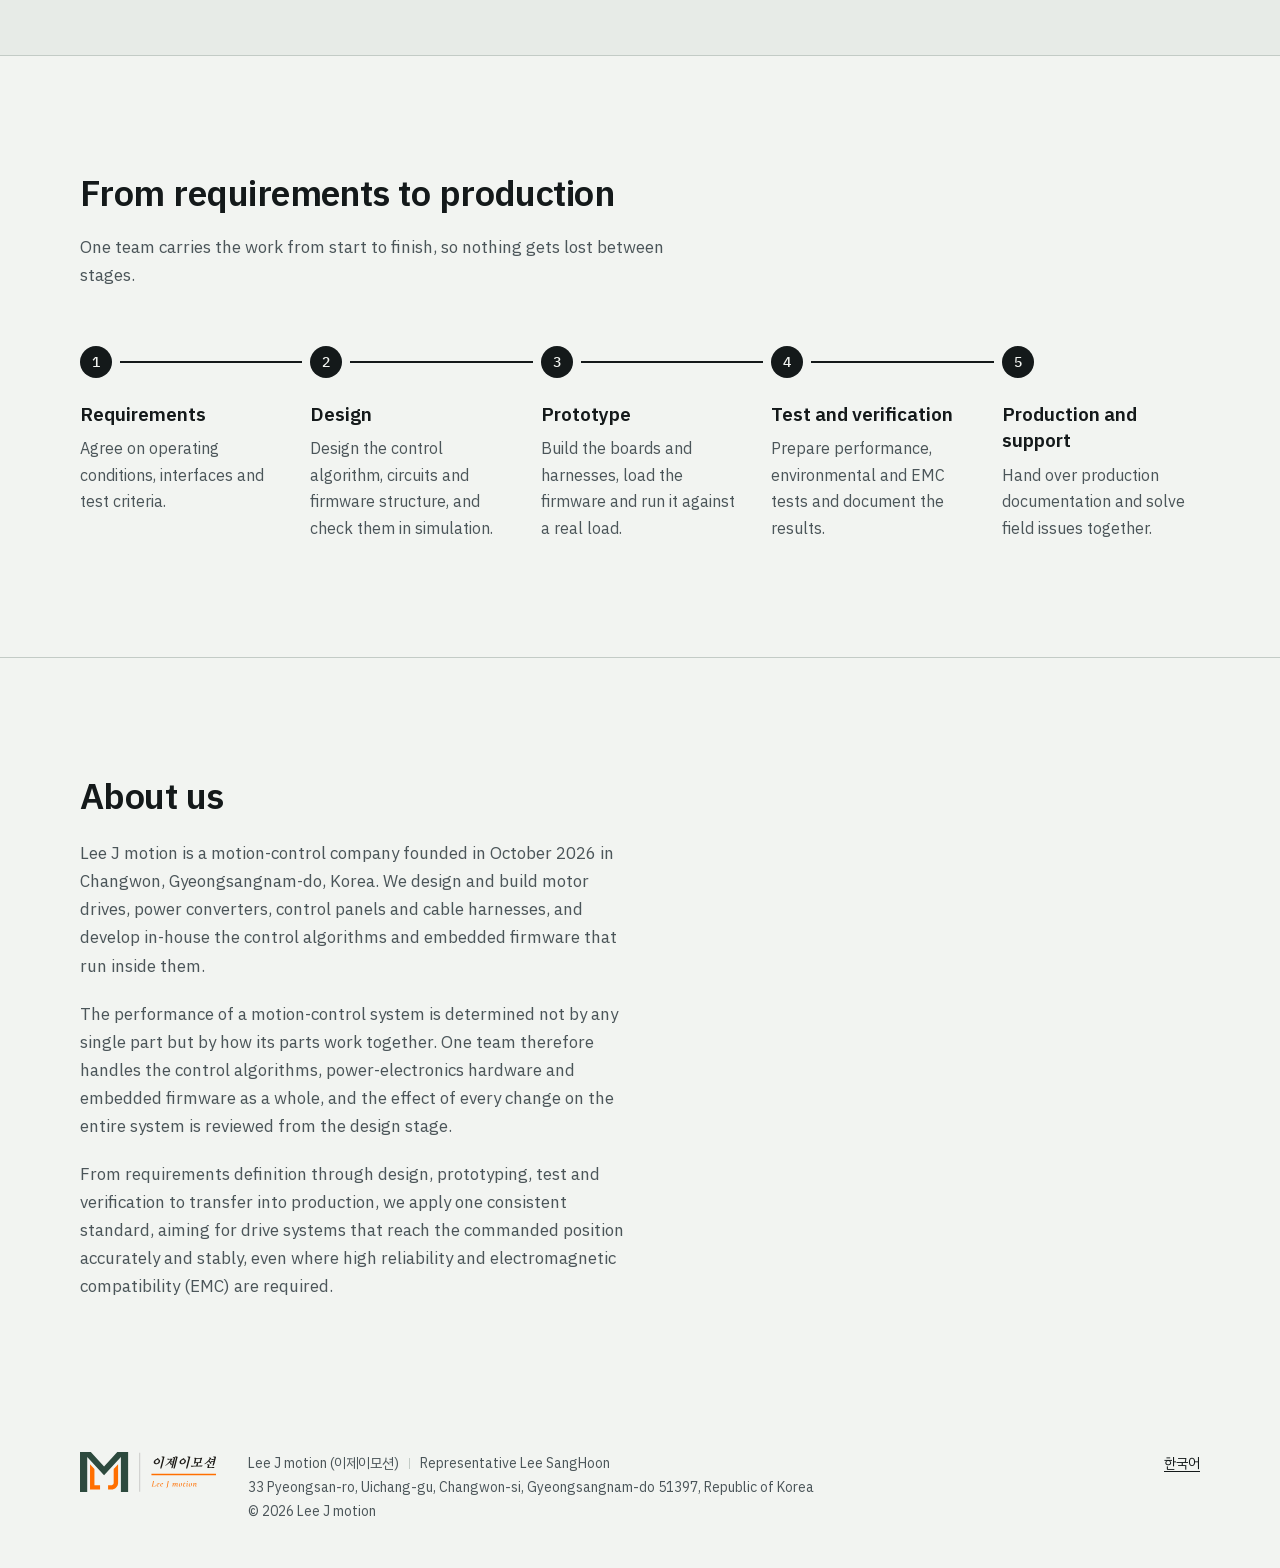
<file: en/index.html>
<!doctype html>
<html lang="en">
<head>
<meta charset="utf-8">
<meta name="viewport" content="width=device-width, initial-scale=1">
<title>Lee J motion | Motor drives, power conversion and control</title>
<meta name="description" content="Lee J motion is a motion-control company in Changwon, Korea. We design and build motor drives, power converters, control panels and cable harnesses, and develop the control algorithms and embedded firmware that run them.">
<link rel="canonical" href="https://leejmotion.com/en/">
<link rel="alternate" hreflang="ko" href="https://leejmotion.com/">
<link rel="alternate" hreflang="en" href="https://leejmotion.com/en/">
<link rel="alternate" hreflang="x-default" href="https://leejmotion.com/">
<meta name="theme-color" content="#F2F4F1">
<meta name="format-detection" content="telephone=no">
<meta name="referrer" content="strict-origin-when-cross-origin">
<meta property="og:type" content="website">
<meta property="og:site_name" content="Lee J motion">
<meta property="og:locale" content="en_US">
<meta property="og:locale:alternate" content="ko_KR">
<meta property="og:title" content="Lee J motion (이제이모션)">
<meta property="og:description" content="We design and build motor drives, power converters and control panels, and develop the control algorithms and firmware that run inside them.">
<meta property="og:url" content="https://leejmotion.com/en/">
<meta property="og:image" content="https://leejmotion.com/assets/img/og-image.png">
<meta property="og:image:width" content="1200">
<meta property="og:image:height" content="630">
<meta property="og:image:alt" content="Lee J motion logo and company name">
<meta name="twitter:card" content="summary_large_image">
<link rel="icon" href="../favicon.ico" sizes="32x32">
<link rel="icon" href="../assets/img/favicon.svg" type="image/svg+xml">
<link rel="apple-touch-icon" href="../assets/img/apple-touch-icon.png">
<link rel="manifest" href="../site.webmanifest">
<link rel="preload" href="../assets/fonts/ljm-sans-kr-400-site.woff2" as="font" type="font/woff2" crossorigin>
<link rel="stylesheet" href="../assets/css/fonts.css">
<link rel="stylesheet" href="../assets/css/style.css">
<script type="application/ld+json">
{
  "@context": "https://schema.org",
  "@graph": [
    {
      "@type": "Organization",
      "@id": "https://leejmotion.com/#org",
      "name": "이제이모션",
      "alternateName": "Lee J motion",
      "url": "https://leejmotion.com/",
      "logo": "https://leejmotion.com/assets/img/logo-512.png",
      "email": "contact@leejmotion.com",
      "foundingDate": "2026-10-01",
      "founder": {
        "@type": "Person",
        "name": "이상훈",
        "alternateName": "Lee SangHoon"
      },
      "address": {
        "@type": "PostalAddress",
        "streetAddress": "평산로 33 신화더플렉스시티 901호",
        "addressLocality": "창원시 의창구",
        "addressRegion": "경상남도",
        "postalCode": "51397",
        "addressCountry": "KR"
      },
      "knowsAbout": [
        "모터 제어",
        "PMSM 서보 구동",
        "전력전자",
        "IGBT 인버터",
        "임베디드 펌웨어",
        "칼만 필터"
      ]
    },
    {
      "@type": "WebSite",
      "@id": "https://leejmotion.com/#website",
      "name": "이제이모션",
      "alternateName": "Lee J motion",
      "url": "https://leejmotion.com/",
      "inLanguage": [
        "ko",
        "en"
      ],
      "publisher": {
        "@id": "https://leejmotion.com/#org"
      }
    }
  ]
}
</script>
</head>
<body>
<a class="skip" href="#main">Skip to content</a>

<header class="site-header">
  <div class="wrap header-inner">
    <a class="brand" href="./">
      <img class="brand-logo" src="../assets/img/logo.svg" width="163" height="48" alt="Lee J motion">
    </a>
    <button class="nav-toggle" type="button" aria-expanded="false" aria-controls="site-nav">Menu</button>
    <nav id="site-nav" class="site-nav" aria-label="Main">
      <ul>
        <li><a href="#business">What we build</a></li>
        <li><a href="#technology">Technology</a></li>
        <li><a href="#process">How we work</a></li>
        <li><a href="#company">Company</a></li>
      </ul>
    </nav>
  </div>
</header>

<main id="main">

  <section class="hero" aria-labelledby="hero-title">
    <div class="wrap hero-grid">
      <div class="hero-copy">
        <h1 id="hero-title">Precisely<br>on target.</h1>
        <p class="lead">Lee J motion designs and builds motor drives, power converters and control panels, and writes the control algorithms and firmware that run inside them, so your equipment stops exactly where you command it.</p>
        <div class="actions">
          <a class="btn btn-primary" href="#business">See what we build</a>
        </div>
      </div>

      <figure class="bench drawing-surface" aria-labelledby="bench-cap">
        <div class="bench-head">
          <p class="bench-title">Position control simulation</p>
          <dl class="readout">
            <div><dt>Target</dt><dd><span data-ro="target">135.0</span>°</dd></div>
            <div><dt>Actual</dt><dd><span data-ro="angle">135.0</span>°</dd></div>
            <div><dt>Error</dt><dd><span data-ro="error">0.0</span>°</dd></div>
          </dl>
        </div>
        <div class="dial" data-dial role="slider" tabindex="0" aria-label="Target angle" aria-valuemin="0" aria-valuemax="359" aria-valuenow="135" aria-valuetext="135 degrees" data-unit=" degrees">
          <svg class="dial-svg" viewBox="0 0 400 400" aria-hidden="true" focusable="false">
          <circle class="d-face" cx="200" cy="200" r="150"/>
          <line class="d-tick-major" x1="200" y1="50" x2="200" y2="35"/>
          <line class="d-tick" x1="213.07" y1="50.57" x2="213.68" y2="43.6"/>
          <line class="d-tick" x1="226.05" y1="52.28" x2="227.26" y2="45.39"/>
          <line class="d-tick" x1="238.82" y1="55.11" x2="240.63" y2="48.35"/>
          <line class="d-tick" x1="251.3" y1="59.05" x2="253.7" y2="52.47"/>
          <line class="d-tick" x1="263.39" y1="64.05" x2="266.35" y2="57.71"/>
          <line class="d-tick-major" x1="275" y1="70.1" x2="282.5" y2="57.11"/>
          <line class="d-tick" x1="286.04" y1="77.13" x2="290.05" y2="71.39"/>
          <line class="d-tick" x1="296.42" y1="85.09" x2="300.92" y2="79.73"/>
          <line class="d-tick" x1="306.07" y1="93.93" x2="311.02" y2="88.98"/>
          <line class="d-tick" x1="314.91" y1="103.58" x2="320.27" y2="99.08"/>
          <line class="d-tick" x1="322.87" y1="113.96" x2="328.61" y2="109.95"/>
          <line class="d-tick-major" x1="329.9" y1="125" x2="342.89" y2="117.5"/>
          <line class="d-tick" x1="335.95" y1="136.61" x2="342.29" y2="133.65"/>
          <line class="d-tick" x1="340.95" y1="148.7" x2="347.53" y2="146.3"/>
          <line class="d-tick" x1="344.89" y1="161.18" x2="351.65" y2="159.37"/>
          <line class="d-tick" x1="347.72" y1="173.95" x2="354.61" y2="172.74"/>
          <line class="d-tick" x1="349.43" y1="186.93" x2="356.4" y2="186.32"/>
          <line class="d-tick-major" x1="350" y1="200" x2="365" y2="200"/>
          <line class="d-tick" x1="349.43" y1="213.07" x2="356.4" y2="213.68"/>
          <line class="d-tick" x1="347.72" y1="226.05" x2="354.61" y2="227.26"/>
          <line class="d-tick" x1="344.89" y1="238.82" x2="351.65" y2="240.63"/>
          <line class="d-tick" x1="340.95" y1="251.3" x2="347.53" y2="253.7"/>
          <line class="d-tick" x1="335.95" y1="263.39" x2="342.29" y2="266.35"/>
          <line class="d-tick-major" x1="329.9" y1="275" x2="342.89" y2="282.5"/>
          <line class="d-tick" x1="322.87" y1="286.04" x2="328.61" y2="290.05"/>
          <line class="d-tick" x1="314.91" y1="296.42" x2="320.27" y2="300.92"/>
          <line class="d-tick" x1="306.07" y1="306.07" x2="311.02" y2="311.02"/>
          <line class="d-tick" x1="296.42" y1="314.91" x2="300.92" y2="320.27"/>
          <line class="d-tick" x1="286.04" y1="322.87" x2="290.05" y2="328.61"/>
          <line class="d-tick-major" x1="275" y1="329.9" x2="282.5" y2="342.89"/>
          <line class="d-tick" x1="263.39" y1="335.95" x2="266.35" y2="342.29"/>
          <line class="d-tick" x1="251.3" y1="340.95" x2="253.7" y2="347.53"/>
          <line class="d-tick" x1="238.82" y1="344.89" x2="240.63" y2="351.65"/>
          <line class="d-tick" x1="226.05" y1="347.72" x2="227.26" y2="354.61"/>
          <line class="d-tick" x1="213.07" y1="349.43" x2="213.68" y2="356.4"/>
          <line class="d-tick-major" x1="200" y1="350" x2="200" y2="365"/>
          <line class="d-tick" x1="186.93" y1="349.43" x2="186.32" y2="356.4"/>
          <line class="d-tick" x1="173.95" y1="347.72" x2="172.74" y2="354.61"/>
          <line class="d-tick" x1="161.18" y1="344.89" x2="159.37" y2="351.65"/>
          <line class="d-tick" x1="148.7" y1="340.95" x2="146.3" y2="347.53"/>
          <line class="d-tick" x1="136.61" y1="335.95" x2="133.65" y2="342.29"/>
          <line class="d-tick-major" x1="125" y1="329.9" x2="117.5" y2="342.89"/>
          <line class="d-tick" x1="113.96" y1="322.87" x2="109.95" y2="328.61"/>
          <line class="d-tick" x1="103.58" y1="314.91" x2="99.08" y2="320.27"/>
          <line class="d-tick" x1="93.93" y1="306.07" x2="88.98" y2="311.02"/>
          <line class="d-tick" x1="85.09" y1="296.42" x2="79.73" y2="300.92"/>
          <line class="d-tick" x1="77.13" y1="286.04" x2="71.39" y2="290.05"/>
          <line class="d-tick-major" x1="70.1" y1="275" x2="57.11" y2="282.5"/>
          <line class="d-tick" x1="64.05" y1="263.39" x2="57.71" y2="266.35"/>
          <line class="d-tick" x1="59.05" y1="251.3" x2="52.47" y2="253.7"/>
          <line class="d-tick" x1="55.11" y1="238.82" x2="48.35" y2="240.63"/>
          <line class="d-tick" x1="52.28" y1="226.05" x2="45.39" y2="227.26"/>
          <line class="d-tick" x1="50.57" y1="213.07" x2="43.6" y2="213.68"/>
          <line class="d-tick-major" x1="50" y1="200" x2="35" y2="200"/>
          <line class="d-tick" x1="50.57" y1="186.93" x2="43.6" y2="186.32"/>
          <line class="d-tick" x1="52.28" y1="173.95" x2="45.39" y2="172.74"/>
          <line class="d-tick" x1="55.11" y1="161.18" x2="48.35" y2="159.37"/>
          <line class="d-tick" x1="59.05" y1="148.7" x2="52.47" y2="146.3"/>
          <line class="d-tick" x1="64.05" y1="136.61" x2="57.71" y2="133.65"/>
          <line class="d-tick-major" x1="70.1" y1="125" x2="57.11" y2="117.5"/>
          <line class="d-tick" x1="77.13" y1="113.96" x2="71.39" y2="109.95"/>
          <line class="d-tick" x1="85.09" y1="103.58" x2="79.73" y2="99.08"/>
          <line class="d-tick" x1="93.93" y1="93.93" x2="88.98" y2="88.98"/>
          <line class="d-tick" x1="103.58" y1="85.09" x2="99.08" y2="79.73"/>
          <line class="d-tick" x1="113.96" y1="77.13" x2="109.95" y2="71.39"/>
          <line class="d-tick-major" x1="125" y1="70.1" x2="117.5" y2="57.11"/>
          <line class="d-tick" x1="136.61" y1="64.05" x2="133.65" y2="57.71"/>
          <line class="d-tick" x1="148.7" y1="59.05" x2="146.3" y2="52.47"/>
          <line class="d-tick" x1="161.18" y1="55.11" x2="159.37" y2="48.35"/>
          <line class="d-tick" x1="173.95" y1="52.28" x2="172.74" y2="45.39"/>
          <line class="d-tick" x1="186.93" y1="50.57" x2="186.32" y2="43.6"/>
          <text class="d-label" x="200" y="18">0</text>
          <text class="d-label" x="291" y="42.38">30</text>
          <text class="d-label" x="357.62" y="109">60</text>
          <text class="d-label" x="382" y="200">90</text>
          <text class="d-label" x="357.62" y="291">120</text>
          <text class="d-label" x="291" y="357.62">150</text>
          <text class="d-label" x="200" y="382">180</text>
          <text class="d-label" x="109" y="357.62">210</text>
          <text class="d-label" x="42.38" y="291">240</text>
          <text class="d-label" x="18" y="200">270</text>
          <text class="d-label" x="42.38" y="109">300</text>
          <text class="d-label" x="109" y="42.38">330</text>
          <g class="d-target" transform="rotate(135 200 200)"><line class="d-setline" x1="200" y1="172" x2="200" y2="64"/><circle class="d-tgt-ring" cx="200" cy="50" r="9"/><circle class="d-tgt-dot" cx="200" cy="50" r="3"/></g>
          <g class="d-needle" transform="rotate(135 200 200)"><line class="d-needle-tail" x1="200" y1="200" x2="200" y2="224"/><line class="d-needle-line" x1="200" y1="200" x2="200" y2="64"/><circle class="d-hub" cx="200" cy="200" r="12"/><circle class="d-hub-dot" cx="200" cy="200" r="4"/></g>
          </svg>
        </div>
        <svg class="trace" data-trace viewBox="0 0 400 132" aria-hidden="true" focusable="false">
        <line class="t-grid" x1="131" y1="20" x2="131" y2="108"/>
        <line class="t-grid" x1="218" y1="20" x2="218" y2="108"/>
        <line class="t-grid" x1="305" y1="20" x2="305" y2="108"/>
        <line class="t-grid" x1="392" y1="20" x2="392" y2="108"/>
        <line class="t-grid" x1="44" y1="70" x2="392" y2="70"/>
        <line class="t-axis" x1="44" y1="108" x2="392" y2="108"/>
        <line class="t-axis" x1="44" y1="20" x2="44" y2="108"/>
        <polyline class="t-ref" points="44,108 44,32 392,32"/>
        <path class="t-resp" d="M44,108 L46,107.88 L48,107.52 L50,106.96 L52,106.2 L54,105.26 L56,104.17 L58,102.92 L60,101.56 L62,100.07 L64,98.48 L66,96.81 L68,95.06 L70,93.25 L72,91.38 L74,89.46 L76,87.52 L78,85.54 L80,83.55 L82,81.55 L84,79.55 L86,77.55 L88,75.56 L90,73.59 L92,71.64 L94,69.71 L96,67.81 L98,65.95 L100,64.12 L102,62.33 L104,60.58 L106,58.88 L108,57.22 L110,55.62 L112,54.06 L114,52.55 L116,51.09 L118,49.69 L120,48.33 L122,47.03 L124,45.79 L126,44.59 L128,43.45 L130,42.36 L132,41.32 L134,40.34 L136,39.4 L138,38.51 L140,37.67 L142,36.87 L144,36.13 L146,35.42 L148,34.76 L150,34.15 L152,33.57 L154,33.03 L156,32.53 L158,32.07 L160,31.65 L162,31.25 L164,30.89 L166,30.57 L168,30.27 L170,30 L172,29.76 L174,29.54 L176,29.35 L178,29.18 L180,29.03 L182,28.9 L184,28.8 L186,28.71 L188,28.64 L190,28.58 L192,28.54 L194,28.52 L196,28.51 L198,28.51 L200,28.52 L202,28.54 L204,28.57 L206,28.61 L208,28.65 L210,28.71 L212,28.77 L214,28.83 L216,28.9 L218,28.98 L220,29.06 L222,29.14 L224,29.22 L226,29.31 L228,29.4 L230,29.49 L232,29.58 L234,29.67 L236,29.76 L238,29.86 L240,29.95 L242,30.04 L244,30.13 L246,30.22 L248,30.31 L250,30.39 L252,30.48 L254,30.56 L256,30.64 L258,30.72 L260,30.8 L262,30.87 L264,30.95 L266,31.02 L268,31.09 L270,31.15 L272,31.22 L274,31.28 L276,31.34 L278,31.39 L280,31.45 L282,31.5 L284,31.55 L286,31.59 L288,31.64 L290,31.68 L292,31.72 L294,31.76 L296,31.79 L298,31.83 L300,31.86 L302,31.89 L304,31.91 L306,31.94 L308,31.96 L310,31.99 L312,32.01 L314,32.02 L316,32.04 L318,32.06 L320,32.07 L322,32.09 L324,32.1 L326,32.11 L328,32.12 L330,32.13 L332,32.13 L334,32.14 L336,32.14 L338,32.15 L340,32.15 L342,32.16 L344,32.16 L346,32.16 L348,32.16 L350,32.16 L352,32.16 L354,32.16 L356,32.16 L358,32.16 L360,32.16 L362,32.15 L364,32.15 L366,32.15 L368,32.14 L370,32.14 L372,32.14 L374,32.13 L376,32.13 L378,32.13 L380,32.12 L382,32.12 L384,32.11 L386,32.11 L388,32.11 L390,32.1 L392,32.1"/>
        <text class="t-label" x="36" y="108" text-anchor="end" dominant-baseline="central">0</text>
        <text class="t-label" x="36" y="32" text-anchor="end" dominant-baseline="central">1</text>
        <text class="t-label" x="44" y="126" text-anchor="middle">0</text>
        <text class="t-label" x="218" y="126" text-anchor="middle">0.5</text>
        <text class="t-label" x="392" y="126" text-anchor="end">1.0 s</text>
        <line class="t-ref" x1="250" y1="10" x2="268" y2="10"/>
        <text class="t-key" x="273" y="10" dominant-baseline="central">Target</text>
        <line class="t-resp" x1="318" y1="10" x2="336" y2="10"/>
        <text class="t-key" x="341" y="10" dominant-baseline="central">Response</text>
        </svg>
        <figcaption id="bench-cap">Click the dial to set a new target angle. The position controller brings the needle onto it, and the plot below draws the step response.</figcaption>
      </figure>
    </div>
  </section>

  <section id="business" class="section" aria-labelledby="business-title">
    <div class="wrap">
      <div class="section-head">
        <h2 id="business-title">We build the whole drive chain</h2>
        <p>From the control panel that issues the command, through the power converter, to the motor that moves, plus the cables that connect them.</p>
      </div>
      <ol class="chain">
        <li class="chain-item">
          <div class="chain-top">
          <svg class="chain-ill" viewBox="28 0 64 96" width="64" height="96" aria-hidden="true" focusable="false">
            <rect class="ic" x="30" y="6" width="60" height="82" rx="2"/>
            <rect class="ic" x="39" y="15" width="42" height="20" rx="1"/>
            <path class="ic-thin" d="M43 30H49L52 20.5L56 23.5L60 21.8L64 22.6L77 22.4"/>
            <circle class="ic" cx="45" cy="46" r="3.2"/><circle class="ic" cx="60" cy="46" r="3.2"/><circle class="ic" cx="75" cy="46" r="3.2"/>
            <rect class="ic" x="41" y="56" width="8" height="13" rx="1"/><rect class="ic" x="56" y="56" width="8" height="13" rx="1"/><rect class="ic" x="71" y="56" width="8" height="13" rx="1"/>
            <path class="ic-thin" d="M40 77H80M40 81H80"/>
            <path class="ic" d="M34 88V92M86 88V92"/>
          </svg>
          </div>
          <h3>Control panels and controllers</h3>
          <p>Motion controllers, electrical control panels, and control units for operation and testing</p>
          <p class="reg"><span>Registered as</span>Manufacture of switchboards and electric automatic control panels</p>
        </li>
        <li class="chain-item">
          <div class="chain-top">
          <svg class="chain-ill" viewBox="20 0 80 96" width="80" height="96" aria-hidden="true" focusable="false">
            <rect class="ic" x="22" y="22" width="76" height="44" rx="2"/>
            <rect class="ic" x="34" y="12" width="9" height="10" rx="1"/><rect class="ic" x="55.5" y="12" width="9" height="10" rx="1"/><rect class="ic" x="77" y="12" width="9" height="10" rx="1"/>
            <path class="ic-thin" d="M33 46C38 36 43 36 48 46S58 56 63 46S73 36 78 46S88 56 90 50"/>
            <path class="ic-thin" d="M26 66V86M32 66V86M38 66V86M44 66V86M50 66V86M56 66V86M62 66V86M68 66V86M74 66V86M80 66V86M86 66V86M92 66V86"/>
            <path class="ic" d="M22 86H98"/>
          </svg>
          </div>
          <h3>Power converters</h3>
          <p>IGBT inverters and converters, gate drives, current and voltage sensing, and protection circuits</p>
          <p class="reg"><span>Registered as</span>Manufacture of other electric converters</p>
        </li>
        <li class="chain-item">
          <div class="chain-top">
          <svg class="chain-ill" viewBox="10 0 102 96" width="102" height="96" aria-hidden="true" focusable="false">
            <rect class="ic" x="12" y="36" width="13" height="26" rx="2"/>
            <rect class="ic" x="25" y="28" width="57" height="42" rx="4"/>
            <path class="ic-thin" d="M37 32V66M48 32V66M59 32V66M70 32V66"/>
            <rect class="ic" x="44" y="18" width="20" height="10" rx="1"/>
            <rect class="ic" x="82" y="22" width="8" height="54" rx="1"/>
            <path class="ic" d="M90 45H110V53H90"/>
            <path class="ic-thin" d="M98 45V49H104V45"/>
          </svg>
          </div>
          <h3>Motors and drive units</h3>
          <p>PMSM servo drive units combined with high-resolution encoders for position control</p>
          <p class="reg"><span>Registered as</span>Manufacture of electric motors and generators</p>
        </li>
      </ol>
      <div class="cable-note">
          <svg class="cable-ill" viewBox="0 0 120 40" aria-hidden="true" focusable="false">
            <rect class="ic" x="4" y="11" width="16" height="18" rx="2"/>
            <path class="ic-thin" d="M8 16V24M12 16V24M16 16V24"/>
            <path class="ic" d="M20 17H100M20 23H100"/>
            <rect class="ic" x="100" y="11" width="16" height="18" rx="2"/>
            <path class="ic-thin" d="M104 16V24M108 16V24M112 16V24"/>
          </svg>
        <div>
          <h3>Cables and harnesses</h3>
          <p>Power and signal cables and connector harnesses that tie the three together.</p>
          <p class="reg"><span>Registered as</span>Manufacture of other insulated wires and cables</p>
        </div>
      </div>
    </div>
  </section>

  <section id="technology" class="section section-tint" aria-labelledby="technology-title">
    <div class="wrap">
      <div class="section-head">
        <h2 id="technology-title">From command to shaft, the whole control loop</h2>
        <p>We design every stage a position command passes through before it becomes motion at the motor shaft.</p>
      </div>
      <figure class="loop drawing-surface">
        <svg class="loop-wide" viewBox="0 0 1100 400" role="img" aria-labelledby="lwen-t lwen-d">
        <title id="lwen-t">Position control loop block diagram</title><desc id="lwen-d">The target position r passes through the position and speed controller (1), the FOC current controller (2) and the IGBT inverter (3) to drive the PMSM. Position sensing/tracking (4) gives the position, the state estimator (5, Kalman filter) refines it and feeds it back, and phase current returns to the inner loop. Blocks 1, 2 and 5 run in the TI C2000 DSP firmware (6).</desc>
        <defs><marker id="lwen-ar" viewBox="0 0 10 10" refX="9" refY="5" markerWidth="7" markerHeight="7" orient="auto"><path d="M0 0L10 5L0 10z" class="lp-head"/></marker><marker id="lwen-ars" viewBox="0 0 10 10" refX="9" refY="5" markerWidth="7" markerHeight="7" orient="auto"><path d="M0 0L10 5L0 10z" class="lp-head-sig"/></marker></defs>
        <rect class="lp-dsp" x="86" y="52" width="520" height="332" rx="4"/>
        <g class="lp-balloon"><circle cx="104" cy="30" r="13"/><text x="104" y="30" dominant-baseline="central">6</text></g>
        <text class="lp-note lp-strong" x="124" y="30" text-anchor="start" dominant-baseline="central">DSP firmware (TI C2000)</text>
        <text class="lp-var" x="30" y="160" text-anchor="middle" dominant-baseline="central">r</text>
        <text class="lp-note" x="24" y="190" text-anchor="start">target</text>
        <path class="lp-line lp-sig" d="M42,160 L104,160" marker-end="url(#lwen-ars)"/>
        <circle class="lp-sum" cx="120" cy="160" r="16"/>
        <path class="lp-line" d="M108.7 148.7L131.3 171.3M131.3 148.7L108.7 171.3"/>
        <text class="lp-var" x="96" y="146" text-anchor="middle" dominant-baseline="central">+</text>
        <text class="lp-var" x="136" y="196" text-anchor="middle" dominant-baseline="central">−</text>
        <path class="lp-line" d="M136,160 L180,160" marker-end="url(#lwen-ar)"/>
        <text class="lp-var" x="158" y="148" text-anchor="middle">e</text>
        <rect class="lp-block" x="180" y="125" width="170" height="70" rx="2"/><text class="lp-text" x="265" y="150" dominant-baseline="central" font-size="15">Position and</text><text class="lp-text lp-sub" x="265" y="172" dominant-baseline="central" font-size="13">speed control</text>
        <path class="lp-line" d="M350,160 L420,160" marker-end="url(#lwen-ar)"/>
        <text class="lp-var" x="385" y="148" text-anchor="middle">i*</text>
        <rect class="lp-block" x="420" y="125" width="170" height="70" rx="2"/><text class="lp-text" x="505" y="150" dominant-baseline="central" font-size="15">Current control</text><text class="lp-text lp-sub" x="505" y="172" dominant-baseline="central" font-size="13">(FOC)</text>
        <path class="lp-line" d="M590,160 L650,160" marker-end="url(#lwen-ar)"/>
        <text class="lp-var" x="629" y="148" text-anchor="middle">PWM</text>
        <rect class="lp-block" x="650" y="125" width="150" height="70" rx="2"/><text class="lp-text" x="725" y="150" dominant-baseline="central" font-size="15">Inverter</text><text class="lp-text lp-sub" x="725" y="172" dominant-baseline="central" font-size="13">(IGBT)</text>
        <path class="lp-line" d="M800,160 L860,160" marker-end="url(#lwen-ar)"/>
        <text class="lp-var" x="830" y="148" text-anchor="middle">uvw</text>
        <rect class="lp-block" x="860" y="125" width="130" height="70" rx="2"/><text class="lp-text" x="925" y="150" dominant-baseline="central" font-size="15">Motor</text><text class="lp-text lp-sub" x="925" y="172" dominant-baseline="central" font-size="13">(PMSM)</text>
        <path class="lp-line" d="M990,160 L1062,160" marker-end="url(#lwen-ar)"/>
        <text class="lp-var" x="1080" y="160" text-anchor="middle" dominant-baseline="central">y</text>
        <text class="lp-note" x="1094" y="190" text-anchor="end">actual position</text>
        <circle class="lp-dot" cx="830" cy="160" r="3.5"/>
        <path class="lp-line" d="M830,160 L830,234 L505,234 L505,196" marker-end="url(#lwen-ar)"/>
        <text class="lp-note" x="668" y="226" text-anchor="middle">phase current</text>
        <circle class="lp-dot" cx="1030" cy="160" r="3.5"/>
        <path class="lp-line" d="M1030,160 L1030,310 L991,310" marker-end="url(#lwen-ar)"/>
        <rect class="lp-block" x="860" y="275" width="130" height="70" rx="2"/><text class="lp-text" x="925" y="300" dominant-baseline="central" font-size="14">Position sensing/</text><text class="lp-text" x="925" y="321" dominant-baseline="central" font-size="14">tracking</text>
        <path class="lp-line" d="M860,310 L601,310" marker-end="url(#lwen-ar)"/>
        <text class="lp-note" x="730" y="300" text-anchor="middle">position</text>
        <rect class="lp-block" x="420" y="275" width="180" height="70" rx="2"/><text class="lp-text" x="510" y="300" dominant-baseline="central" font-size="15">State estimator</text><text class="lp-text lp-sub" x="510" y="322" dominant-baseline="central" font-size="13">(Kalman filter)</text>
        <path class="lp-line" d="M420,310 L120,310 L120,177" marker-end="url(#lwen-ar)"/>
        <text class="lp-note" x="270" y="300" text-anchor="middle">estimate</text>
        <path class="lp-leader" d="M265 105V125M505 105V125M725 105V125M925 345V352M510 345V352"/>
        <g class="lp-balloon"><circle cx="265" cy="92" r="13"/><text x="265" y="92" dominant-baseline="central">1</text></g>
        <g class="lp-balloon"><circle cx="505" cy="92" r="13"/><text x="505" y="92" dominant-baseline="central">2</text></g>
        <g class="lp-balloon"><circle cx="725" cy="92" r="13"/><text x="725" y="92" dominant-baseline="central">3</text></g>
        <g class="lp-balloon"><circle cx="925" cy="365" r="13"/><text x="925" y="365" dominant-baseline="central">4</text></g>
        <g class="lp-balloon"><circle cx="510" cy="365" r="13"/><text x="510" y="365" dominant-baseline="central">5</text></g>
        </svg>
        <svg class="loop-tall" viewBox="0 0 360 600" role="img" aria-labelledby="lten-t lten-d">
        <title id="lten-t">Position control loop block diagram</title><desc id="lten-d">The target position r passes through the position and speed controller (1), the FOC current controller (2) and the IGBT inverter (3) to drive the PMSM. Position sensing/tracking (4) gives the position, the state estimator (5, Kalman filter) refines it and feeds it back, and phase current returns to the inner loop. Blocks 1, 2 and 5 run in the TI C2000 DSP firmware (6).</desc>
        <defs><marker id="lten-ar" viewBox="0 0 10 10" refX="9" refY="5" markerWidth="7" markerHeight="7" orient="auto"><path d="M0 0L10 5L0 10z" class="lp-head"/></marker><marker id="lten-ars" viewBox="0 0 10 10" refX="9" refY="5" markerWidth="7" markerHeight="7" orient="auto"><path d="M0 0L10 5L0 10z" class="lp-head-sig"/></marker></defs>
        <rect class="lp-dsp" x="6" y="56" width="348" height="232" rx="4"/>
        <g class="lp-balloon"><circle cx="214" cy="36" r="11"/><text x="214" y="36" dominant-baseline="central">6</text></g>
        <text class="lp-note lp-strong" x="231" y="36" text-anchor="start" dominant-baseline="central">DSP firmware</text>
        <path class="lp-line lp-sig" d="M96,10 L96,67" marker-end="url(#lten-ars)"/>
        <text class="lp-var" x="108" y="26" text-anchor="start" dominant-baseline="central">r</text>
        <text class="lp-note" x="122" y="26" text-anchor="start" dominant-baseline="central">target</text>
        <circle class="lp-sum" cx="96" cy="84" r="16"/>
        <path class="lp-line" d="M84.7 72.7L107.3 95.3M107.3 72.7L84.7 95.3"/>
        <text class="lp-var" x="80" y="62" text-anchor="middle" dominant-baseline="central">+</text>
        <text class="lp-var" x="124" y="72" text-anchor="middle" dominant-baseline="central">−</text>
        <path class="lp-line" d="M96,100 L96,123" marker-end="url(#lten-ar)"/>
        <text class="lp-var" x="106" y="112" text-anchor="start" dominant-baseline="central">e</text>
        <rect class="lp-block" x="16" y="124" width="160" height="56" rx="2"/><text class="lp-text" x="96" y="142" dominant-baseline="central" font-size="14">Position and</text><text class="lp-text lp-sub" x="96" y="164" dominant-baseline="central" font-size="12">speed control</text>
        <path class="lp-line" d="M96,180 L96,215" marker-end="url(#lten-ar)"/>
        <text class="lp-var" x="106" y="198" text-anchor="start" dominant-baseline="central">i*</text>
        <rect class="lp-block" x="16" y="216" width="160" height="56" rx="2"/><text class="lp-text" x="96" y="234" dominant-baseline="central" font-size="14">Current control</text><text class="lp-text lp-sub" x="96" y="256" dominant-baseline="central" font-size="12">(FOC)</text>
        <path class="lp-line" d="M96,272 L96,311" marker-end="url(#lten-ar)"/>
        <text class="lp-var" x="106" y="300" text-anchor="start" dominant-baseline="central">PWM</text>
        <rect class="lp-block" x="16" y="312" width="160" height="56" rx="2"/><text class="lp-text" x="96" y="330" dominant-baseline="central" font-size="14">Inverter</text><text class="lp-text lp-sub" x="96" y="352" dominant-baseline="central" font-size="12">(IGBT)</text>
        <path class="lp-line" d="M96,368 L96,407" marker-end="url(#lten-ar)"/>
        <text class="lp-var" x="106" y="381" text-anchor="start" dominant-baseline="central">uvw</text>
        <rect class="lp-block" x="16" y="408" width="160" height="56" rx="2"/><text class="lp-text" x="96" y="426" dominant-baseline="central" font-size="14">Motor</text><text class="lp-text lp-sub" x="96" y="448" dominant-baseline="central" font-size="12">(PMSM)</text>
        <path class="lp-line" d="M96,464 L96,546" marker-end="url(#lten-ar)"/>
        <text class="lp-var" x="108" y="532" text-anchor="start" dominant-baseline="central">y</text>
        <text class="lp-note" x="96" y="572" text-anchor="middle">actual position</text>
        <circle class="lp-dot" cx="96" cy="398" r="3.5"/>
        <path class="lp-line" d="M96,398 L188,398 L188,244 L177,244" marker-end="url(#lten-ar)"/>
        <text class="lp-note" x="196" y="330" text-anchor="start" dominant-baseline="central">phase current</text>
        <circle class="lp-dot" cx="96" cy="505" r="3.5"/>
        <path class="lp-line" d="M96,505 L272,505 L272,465" marker-end="url(#lten-ar)"/>
        <rect class="lp-block" x="200" y="408" width="144" height="56" rx="2"/><text class="lp-text" x="272" y="426" dominant-baseline="central" font-size="14">Position sensing/</text><text class="lp-text" x="272" y="447" dominant-baseline="central" font-size="14">tracking</text>
        <path class="lp-line" d="M272,408 L272,273" marker-end="url(#lten-ar)"/>
        <text class="lp-note" x="282" y="346" text-anchor="start" dominant-baseline="central">position</text>
        <rect class="lp-block" x="200" y="216" width="144" height="56" rx="2"/><text class="lp-text" x="272" y="234" dominant-baseline="central" font-size="14">State estimator</text><text class="lp-text lp-sub" x="272" y="256" dominant-baseline="central" font-size="12">(Kalman filter)</text>
        <path class="lp-line" d="M272,216 L272,84 L113,84" marker-end="url(#lten-ar)"/>
        <text class="lp-note" x="192" y="74" text-anchor="middle">estimate</text>
        <g class="lp-balloon"><circle cx="16" cy="124" r="11"/><text x="16" y="124" dominant-baseline="central">1</text></g>
        <g class="lp-balloon"><circle cx="16" cy="216" r="11"/><text x="16" y="216" dominant-baseline="central">2</text></g>
        <g class="lp-balloon"><circle cx="16" cy="312" r="11"/><text x="16" y="312" dominant-baseline="central">3</text></g>
        <g class="lp-balloon"><circle cx="200" cy="408" r="11"/><text x="200" y="408" dominant-baseline="central">4</text></g>
        <g class="lp-balloon"><circle cx="200" cy="216" r="11"/><text x="200" y="216" dominant-baseline="central">5</text></g>
        </svg>
        <figcaption>Numbers in the drawing match the items below.</figcaption>
      </figure>
      <ol class="tech-list">
        <li><h3>Position and speed control</h3><p>Cascaded position and speed loops, tuned to follow the target through load changes and disturbances.</p></li>
        <li><h3>FOC current control</h3><p>Field-oriented control of PMSMs to command torque directly. The current-loop bandwidth sets the response of every loop above it.</p></li>
        <li><h3>Inverter and power stage</h3><p>IGBT gate drive, current and voltage sensing, over-current and thermal protection, and the heat-sink design.</p></li>
        <li><h3>Position sensing/tracking</h3><p>Resolvers and digital position sensors such as BiSS-C, and fusion of several sensor signals for higher absolute accuracy.</p></li>
        <li><h3>State estimation</h3><p>Kalman filters that estimate position, speed and acceleration while reducing the effect of sensor noise and delay.</p></li>
        <li><h3>Embedded firmware</h3><p>Real-time control cycles, communication and diagnostics on TI C2000 dual-core DSPs.</p></li>
      </ol>
      <p class="tech-note">All hardware is designed with EMC, grounding and shielding, and military-standard (MIL-STD) requirements in mind.</p>
    </div>
  </section>

  <section id="process" class="section" aria-labelledby="process-title">
    <div class="wrap">
      <div class="section-head">
        <h2 id="process-title">From requirements to production</h2>
        <p>One team carries the work from start to finish, so nothing gets lost between stages.</p>
      </div>
      <ol class="steps">
        <li><h3>Requirements</h3><p>Agree on operating conditions, interfaces and test criteria.</p></li>
        <li><h3>Design</h3><p>Design the control algorithm, circuits and firmware structure, and check them in simulation.</p></li>
        <li><h3>Prototype</h3><p>Build the boards and harnesses, load the firmware and run it against a real load.</p></li>
        <li><h3>Test and verification</h3><p>Prepare performance, environmental and EMC tests and document the results.</p></li>
        <li><h3>Production and support</h3><p>Hand over production documentation and solve field issues together.</p></li>
      </ol>
    </div>
  </section>

  <section id="company" class="section" aria-labelledby="company-title">
    <div class="wrap">
      <div class="company-about">
        <h2 id="company-title">About us</h2>
        <p>Lee J motion is a motion-control company founded in October 2026 in Changwon, Gyeongsangnam-do, Korea. We design and build motor drives, power converters, control panels and cable harnesses, and develop in-house the control algorithms and embedded firmware that run inside them.</p>
        <p>The performance of a motion-control system is determined not by any single part but by how its parts work together. One team therefore handles the control algorithms, power-electronics hardware and embedded firmware as a whole, and the effect of every change on the entire system is reviewed from the design stage.</p>
        <p>From requirements definition through design, prototyping, test and verification to transfer into production, we apply one consistent standard, aiming for drive systems that reach the commanded position accurately and stably, even where high reliability and electromagnetic compatibility (EMC) are required.</p>
      </div>
    </div>
  </section>

</main>

<footer class="site-footer">
  <div class="wrap footer-inner">
    <img class="footer-logo" src="../assets/img/logo.svg" width="136" height="40" alt="Lee J motion">
    <div class="footer-text">
      <p class="biz"><span>Lee J motion (이제이모션)</span><span>Representative Lee SangHoon</span></p>
      <p>33 Pyeongsan-ro, Uichang-gu, Changwon-si, Gyeongsangnam-do 51397, Republic of Korea</p>
      <p>© 2026 Lee J motion</p>
    </div>
    <a class="footer-lang" href="../" hreflang="ko" lang="ko">한국어</a>
  </div>
</footer>

<script src="../assets/js/main.js" defer></script>
</body>
</html>
</file>
<file: assets/css/fonts.css>
/* LJM Sans KR / LJM Mono : subsets of IBM Plex (SIL OFL 1.1), see fonts/OFL.txt */
@font-face{font-family:"LJM Sans KR";font-style:normal;font-weight:300;font-display:swap;src:url("../fonts/ljm-sans-kr-300-site.woff2") format("woff2");unicode-range:U+20-7E, U+A2-A5, U+A9, U+AB-AC, U+AE, U+B0-B3, U+B6-B7, U+B9, U+BB-BE, U+D7, U+F7, U+2012-2016, U+2018-2019, U+201C-201D, U+2020-2023, U+2025-2026, U+2030, U+2032-2033, U+20A9, U+2122, U+2190-2193, U+2212, U+3001-3002, U+300C-300D, U+301C, U+AC00-AC01, U+AC04, U+AC11, U+AC19, U+AC1C, U+AC70, U+AC74, U+AC80, U+AC83, U+AC8C, U+ACA9, U+ACB0, U+ACB9, U+ACBD, U+ACC4, U+ACE0, U+ACFC, U+AD00, U+AD6C-AD6D, U+AD70, U+ADDC, U+ADF8, U+AE00, U+AE30, U+AE41, U+AE4C, U+AED8, U+AFD4, U+B00C, U+B04A, U+B05D, U+B098, U+B0A8, U+B0B4, U+B108, U+B118, U+B123-B125, U+B144, U+B192, U+B20C, U+B274, U+B290, U+B294, U+B298, U+B2A5, U+B2C8, U+B2DD, U+B2E4, U+B2E8, U+B2F5, U+B2F9, U+B300, U+B354, U+B3C4, U+B3CC, U+B3D5, U+B3D9, U+B418, U+B41C, U+B429, U+B450, U+B4C0, U+B4DC, U+B4E0, U+B4E4, U+B4EC-B4ED, U+B4F1, U+B514, U+B530, U+B54C, U+B6F0, U+B77C, U+B780, U+B798, U+B7EC, U+B808-B809, U+B824-B825, U+B839, U+B85C-B85D, U+B864, U+B8B0, U+B8CC, U+B8E8, U+B8F9, U+B958, U+B974, U+B97C, U+B984, U+B9AC, U+B9BC-B9BD, U+B9CC, U+B9DE, U+B9E1, U+BA54, U+BA70, U+BA85, U+BAA8-BAA9, U+BB36, U+BB38, U+BBAC, U+BBF8, U+BC00, U+BC0F, U+BC14, U+BC18, U+BC1C, U+BC29, U+BC30, U+BC84, U+BC88, U+BCA0-BCA1, U+BCC0, U+BCF4, U+BCF8, U+BD05, U+BD80, U+BD84, U+BD99, U+BE14, U+BE44, U+C0AC, U+C0B0, U+C0C1, U+C0C9, U+C0DD, U+C11C, U+C120, U+C124, U+C131, U+C138, U+C13C, U+C158, U+C18C-C18D, U+C194, U+C218, U+C220, U+C2A4, U+C2B5, U+C2DC-C2DD, U+C2E0, U+C2E4, U+C2F1, U+C544, U+C548, U+C54A, U+C54C, U+C555, U+C57C, U+C591, U+C5B4, U+C5BB-C5BC, U+C5C5-C5C6, U+C5C8, U+C5D0, U+C5D4, U+C5EC-C5ED, U+C5F0, U+C5F4, U+C601, U+C624, U+C62C, U+C640, U+C678, U+C694, U+C6A9, U+C6B4, U+C6C0, U+C6D0, U+C6D4, U+C6E8, U+C704, U+C720, U+C73C, U+C740, U+C744, U+C74C, U+C751, U+C758, U+C774, U+C778, U+C77C, U+C784-C785, U+C787, U+C790-C791, U+C7A1, U+C7A5, U+C7AC, U+C800-C801, U+C804, U+C808, U+C811, U+C815, U+C81C, U+C870, U+C878, U+C885, U+C8FC, U+C900, U+C904, U+C998, U+C99D, U+C9C0-C9C1, U+C9C4, U+C9D1, U+CABD, U+CC28, U+CC3D-CC3E, U+CC98, U+CCB4, U+CCD0, U+CD94-CD95, U+CD9C, U+CE21, U+CE58, U+CE5C, U+CE7C, U+CE90, U+CEE4, U+CEE8, U+CF00, U+CF54, U+CF58, U+D06C, U+D0C0, U+D0DC, U+D130, U+D138, U+D15C, U+D1A0, U+D1B5, U+D29C, U+D2B8, U+D2F0, U+D300, U+D30C, U+D38C, U+D398, U+D3C9, U+D3D0, U+D3ED, U+D45C, U+D488-D489, U+D504, U+D50C, U+D544, U+D558, U+D55C, U+D560, U+D568-D569, U+D56D, U+D574, U+D589, U+D5A5, U+D5D8, U+D604, U+D638, U+D648, U+D654-D655, U+D658, U+D68C, U+D6C8, U+D788}
@font-face{font-family:"LJM Sans KR";font-style:normal;font-weight:300;font-display:swap;src:url("../fonts/ljm-sans-kr-300-rest.woff2") format("woff2");unicode-range:U+2C7, U+2D0, U+2D8-2DD, U+2002-2007, U+2009-200A, U+203B-203C, U+203E, U+2044, U+2047-2049, U+2070, U+2074-2079, U+207F-2089, U+20AC, U+2103, U+2109, U+2113, U+2116, U+2121, U+2126, U+212B, U+2153-2154, U+215B-215E, U+2160-2169, U+2170-2179, U+2194-2199, U+21A9-21AA, U+21B0-21B3, U+21B6-21B7, U+21BA-21BB, U+21C4, U+21C6, U+21D2, U+21D4, U+2200, U+2202-2203, U+2207-2208, U+220B, U+220F, U+2211, U+221A, U+221D-221E, U+2220, U+2225, U+2227-222C, U+222E, U+2234-2236, U+223C-223D, U+2252, U+2260-2261, U+2264-2267, U+226A-226B, U+2282-2283, U+2286-2287, U+2299, U+22A5, U+22EF, U+2312, U+2329-232A, U+2460-24F4, U+24FF-2503, U+250C-254B, U+2592, U+25A0-25A1, U+25A3-25A9, U+25B2-25B3, U+25B6-25B7, U+25BC-25BD, U+25C0-25C1, U+25C6-25C9, U+25CB, U+25CE-25D1, U+25E6, U+2605-2606, U+260E-260F, U+261C, U+261E, U+2640, U+2642, U+2660-2661, U+2663-2665, U+2667-266A, U+266C-266D, U+274C, U+2776-277F, U+2B0E-2B11, U+2E3A-2E3B, U+3000, U+3003, U+300A-300B, U+300E-3011, U+3013-301B, U+3131-318E, U+3200-321E, U+3251-327F, U+32B1-32BF, U+3380-3384, U+3388-33CA, U+33CF-33D0, U+33D3, U+33D6, U+33D8, U+33DB-33DD, U+AC02-AC03, U+AC05-AC10, U+AC12-AC18, U+AC1A-AC1B, U+AC1D-AC6F, U+AC71-AC73, U+AC75-AC7F, U+AC81-AC82, U+AC84-AC8B, U+AC8D-ACA8, U+ACAA-ACAF, U+ACB1-ACB8, U+ACBA-ACBC, U+ACBE-ACC3, U+ACC5-ACDF, U+ACE1-ACFB, U+ACFD-ACFF, U+AD01-AD6B, U+AD6E-AD6F, U+AD71-ADDB, U+ADDD-ADF7, U+ADF9-ADFF, U+AE01-AE2F, U+AE31-AE40, U+AE42-AE4B, U+AE4D-AED7, U+AED9-AFD3, U+AFD5-B00B, U+B00D-B049, U+B04B-B05C, U+B05E-B097, U+B099-B0A7, U+B0A9-B0B3, U+B0B5-B107, U+B109-B117, U+B119-B122, U+B126-B143, U+B145-B191, U+B193-B20B, U+B20D-B273, U+B275-B28F, U+B291-B293, U+B295-B297, U+B299-B2A4, U+B2A6-B2C7, U+B2C9-B2DC, U+B2DE-B2E3, U+B2E5-B2E7, U+B2E9-B2F4, U+B2F6-B2F8, U+B2FA-B2FF, U+B301-B353, U+B355-B3C3, U+B3C5-B3CB, U+B3CD-B3D4, U+B3D6-B3D8, U+B3DA-B417, U+B419-B41B, U+B41D-B428, U+B42A-B44F, U+B451-B4BF, U+B4C1-B4DB, U+B4DD-B4DF, U+B4E1-B4E3, U+B4E5-B4EB, U+B4EE-B4F0, U+B4F2-B513, U+B515-B52F, U+B531-B54B, U+B54D-B6EF, U+B6F1-B77B, U+B77D-B77F, U+B781-B797, U+B799-B7EB, U+B7ED-B807, U+B80A-B823, U+B826-B838, U+B83A-B85B, U+B85E-B863, U+B865-B8AF, U+B8B1-B8CB, U+B8CD-B8E7, U+B8E9-B8F8, U+B8FA-B957, U+B959-B973, U+B975-B97B, U+B97D-B983, U+B985-B9AB, U+B9AD-B9BB, U+B9BE-B9CB, U+B9CD-B9DD, U+B9DF-B9E0, U+B9E2-BA53, U+BA55-BA6F, U+BA71-BA84, U+BA86-BAA7, U+BAAA-BB35, U+BB37, U+BB39-BBAB, U+BBAD-BBF7, U+BBF9-BBFF, U+BC01-BC0E, U+BC10-BC13, U+BC15-BC17, U+BC19-BC1B, U+BC1D-BC28, U+BC2A-BC2F, U+BC31-BC83, U+BC85-BC87, U+BC89-BC9F, U+BCA2-BCBF, U+BCC1-BCF3, U+BCF5-BCF7, U+BCF9-BD04, U+BD06-BD7F, U+BD81-BD83, U+BD85-BD98, U+BD9A-BE13, U+BE15-BE43, U+BE45-C0AB, U+C0AD-C0AF, U+C0B1-C0C0, U+C0C2-C0C8, U+C0CA-C0DC, U+C0DE-C11B, U+C11D-C11F, U+C121-C123, U+C125-C130, U+C132-C137, U+C139-C13B, U+C13D-C157, U+C159-C18B, U+C18E-C193, U+C195-C217, U+C219-C21F, U+C221-C2A3, U+C2A5-C2B4, U+C2B6-C2DB, U+C2DE-C2DF, U+C2E1-C2E3, U+C2E5-C2F0, U+C2F2-C543, U+C545-C547, U+C549, U+C54B, U+C54D-C554, U+C556-C57B, U+C57D-C590, U+C592-C5B3, U+C5B5-C5BA, U+C5BD-C5C4, U+C5C7, U+C5C9-C5CF, U+C5D1-C5D3, U+C5D5-C5EB, U+C5EE-C5EF, U+C5F1-C5F3, U+C5F5-C600, U+C602-C623, U+C625-C62B, U+C62D-C63F, U+C641-C677, U+C679-C693, U+C695-C6A8, U+C6AA-C6B3, U+C6B5-C6BF, U+C6C1-C6CF, U+C6D1-C6D3, U+C6D5-C6E7, U+C6E9-C703, U+C705-C71F, U+C721-C73B, U+C73D-C73F, U+C741-C743, U+C745-C74B, U+C74D-C750, U+C752-C757, U+C759-C773, U+C775-C777, U+C779-C77B, U+C77D-C783, U+C786, U+C788-C78F, U+C792-C7A0, U+C7A2-C7A4, U+C7A6-C7AB, U+C7AD-C7FF, U+C802-C803, U+C805-C807, U+C809-C810, U+C812-C814, U+C816-C81B, U+C81D-C86F, U+C871-C877, U+C879-C884, U+C886-C8FB, U+C8FD-C8FF, U+C901-C903, U+C905-C997, U+C999-C99C, U+C99E-C9BF, U+C9C2-C9C3, U+C9C5-C9D0, U+C9D2-CABC, U+CABE-CC27, U+CC29-CC3C, U+CC3F-CC97, U+CC99-CCB3, U+CCB5-CCCF, U+CCD1-CD93, U+CD96-CD9B, U+CD9D-CE20, U+CE22-CE57, U+CE59-CE5B, U+CE5D-CE7B, U+CE7D-CE8F, U+CE91-CEE3, U+CEE5-CEE7, U+CEE9-CEFF, U+CF01-CF53, U+CF55-CF57, U+CF59-D06B, U+D06D-D0BF, U+D0C1-D0DB, U+D0DD-D12F, U+D131-D137, U+D139-D15B, U+D15D-D19F, U+D1A1-D1B4, U+D1B6-D29B, U+D29D-D2B7, U+D2B9-D2EF, U+D2F1-D2FF, U+D301-D30B, U+D30D-D38B, U+D38D-D397, U+D399-D3C8, U+D3CA-D3CF, U+D3D1-D3EC, U+D3EE-D45B, U+D45D-D487, U+D48A-D503, U+D505-D50B, U+D50D-D543, U+D545-D557, U+D559-D55B, U+D55D-D55F, U+D561-D567, U+D56A-D56C, U+D56E-D573, U+D575-D588, U+D58A-D5A4, U+D5A6-D5D7, U+D5D9-D603, U+D605-D637, U+D639-D647, U+D649-D653, U+D656-D657, U+D659-D68B, U+D68D-D6C7, U+D6C9-D787, U+D789-D7A3, U+FB01-FB02, U+FE10-FE19, U+FE30-FE33, U+FE35-FE44, U+FE47-FE48, U+FF01-FF5D, U+FFE0-FFE3, U+FFE5-FFE6, U+1F100, U+1F110-1F129}
@font-face{font-family:"LJM Sans KR";font-style:normal;font-weight:400;font-display:swap;src:url("../fonts/ljm-sans-kr-400-site.woff2") format("woff2");unicode-range:U+20-7E, U+A2-A5, U+A9, U+AB-AC, U+AE, U+B0-B3, U+B6-B7, U+B9, U+BB-BE, U+D7, U+F7, U+2012-2016, U+2018-2019, U+201C-201D, U+2020-2023, U+2025-2026, U+2030, U+2032-2033, U+20A9, U+2122, U+2190-2193, U+2212, U+3001-3002, U+300C-300D, U+301C, U+AC00-AC01, U+AC04, U+AC11, U+AC19, U+AC1C, U+AC70, U+AC74, U+AC80, U+AC83, U+AC8C, U+ACA9, U+ACB0, U+ACB9, U+ACBD, U+ACC4, U+ACE0, U+ACFC, U+AD00, U+AD6C-AD6D, U+AD70, U+ADDC, U+ADF8, U+AE00, U+AE30, U+AE41, U+AE4C, U+AED8, U+AFD4, U+B00C, U+B04A, U+B05D, U+B098, U+B0A8, U+B0B4, U+B108, U+B118, U+B123-B125, U+B144, U+B192, U+B20C, U+B274, U+B290, U+B294, U+B298, U+B2A5, U+B2C8, U+B2DD, U+B2E4, U+B2E8, U+B2F5, U+B2F9, U+B300, U+B354, U+B3C4, U+B3CC, U+B3D5, U+B3D9, U+B418, U+B41C, U+B429, U+B450, U+B4C0, U+B4DC, U+B4E0, U+B4E4, U+B4EC-B4ED, U+B4F1, U+B514, U+B530, U+B54C, U+B6F0, U+B77C, U+B780, U+B798, U+B7EC, U+B808-B809, U+B824-B825, U+B839, U+B85C-B85D, U+B864, U+B8B0, U+B8CC, U+B8E8, U+B8F9, U+B958, U+B974, U+B97C, U+B984, U+B9AC, U+B9BC-B9BD, U+B9CC, U+B9DE, U+B9E1, U+BA54, U+BA70, U+BA85, U+BAA8-BAA9, U+BB36, U+BB38, U+BBAC, U+BBF8, U+BC00, U+BC0F, U+BC14, U+BC18, U+BC1C, U+BC29, U+BC30, U+BC84, U+BC88, U+BCA0-BCA1, U+BCC0, U+BCF4, U+BCF8, U+BD05, U+BD80, U+BD84, U+BD99, U+BE14, U+BE44, U+C0AC, U+C0B0, U+C0C1, U+C0C9, U+C0DD, U+C11C, U+C120, U+C124, U+C131, U+C138, U+C13C, U+C158, U+C18C-C18D, U+C194, U+C218, U+C220, U+C2A4, U+C2B5, U+C2DC-C2DD, U+C2E0, U+C2E4, U+C2F1, U+C544, U+C548, U+C54A, U+C54C, U+C555, U+C57C, U+C591, U+C5B4, U+C5BB-C5BC, U+C5C5-C5C6, U+C5C8, U+C5D0, U+C5D4, U+C5EC-C5ED, U+C5F0, U+C5F4, U+C601, U+C624, U+C62C, U+C640, U+C678, U+C694, U+C6A9, U+C6B4, U+C6C0, U+C6D0, U+C6D4, U+C6E8, U+C704, U+C720, U+C73C, U+C740, U+C744, U+C74C, U+C751, U+C758, U+C774, U+C778, U+C77C, U+C784-C785, U+C787, U+C790-C791, U+C7A1, U+C7A5, U+C7AC, U+C800-C801, U+C804, U+C808, U+C811, U+C815, U+C81C, U+C870, U+C878, U+C885, U+C8FC, U+C900, U+C904, U+C998, U+C99D, U+C9C0-C9C1, U+C9C4, U+C9D1, U+CABD, U+CC28, U+CC3D-CC3E, U+CC98, U+CCB4, U+CCD0, U+CD94-CD95, U+CD9C, U+CE21, U+CE58, U+CE5C, U+CE7C, U+CE90, U+CEE4, U+CEE8, U+CF00, U+CF54, U+CF58, U+D06C, U+D0C0, U+D0DC, U+D130, U+D138, U+D15C, U+D1A0, U+D1B5, U+D29C, U+D2B8, U+D2F0, U+D300, U+D30C, U+D38C, U+D398, U+D3C9, U+D3D0, U+D3ED, U+D45C, U+D488-D489, U+D504, U+D50C, U+D544, U+D558, U+D55C, U+D560, U+D568-D569, U+D56D, U+D574, U+D589, U+D5A5, U+D5D8, U+D604, U+D638, U+D648, U+D654-D655, U+D658, U+D68C, U+D6C8, U+D788}
@font-face{font-family:"LJM Sans KR";font-style:normal;font-weight:400;font-display:swap;src:url("../fonts/ljm-sans-kr-400-rest.woff2") format("woff2");unicode-range:U+2C7, U+2D0, U+2D8-2DD, U+2002-2007, U+2009-200A, U+203B-203C, U+203E, U+2044, U+2047-2049, U+2070, U+2074-2079, U+207F-2089, U+20AC, U+2103, U+2109, U+2113, U+2116, U+2121, U+2126, U+212B, U+2153-2154, U+215B-215E, U+2160-2169, U+2170-2179, U+2194-2199, U+21A9-21AA, U+21B0-21B3, U+21B6-21B7, U+21BA-21BB, U+21C4, U+21C6, U+21D2, U+21D4, U+2200, U+2202-2203, U+2207-2208, U+220B, U+220F, U+2211, U+221A, U+221D-221E, U+2220, U+2225, U+2227-222C, U+222E, U+2234-2236, U+223C-223D, U+2252, U+2260-2261, U+2264-2267, U+226A-226B, U+2282-2283, U+2286-2287, U+2299, U+22A5, U+22EF, U+2312, U+2329-232A, U+2460-24F4, U+24FF-2503, U+250C-254B, U+2592, U+25A0-25A1, U+25A3-25A9, U+25B2-25B3, U+25B6-25B7, U+25BC-25BD, U+25C0-25C1, U+25C6-25C9, U+25CB, U+25CE-25D1, U+25E6, U+2605-2606, U+260E-260F, U+261C, U+261E, U+2640, U+2642, U+2660-2661, U+2663-2665, U+2667-266A, U+266C-266D, U+274C, U+2776-277F, U+2B0E-2B11, U+2E3A-2E3B, U+3000, U+3003, U+300A-300B, U+300E-3011, U+3013-301B, U+3131-318E, U+3200-321E, U+3251-327F, U+32B1-32BF, U+3380-3384, U+3388-33CA, U+33CF-33D0, U+33D3, U+33D6, U+33D8, U+33DB-33DD, U+AC02-AC03, U+AC05-AC10, U+AC12-AC18, U+AC1A-AC1B, U+AC1D-AC6F, U+AC71-AC73, U+AC75-AC7F, U+AC81-AC82, U+AC84-AC8B, U+AC8D-ACA8, U+ACAA-ACAF, U+ACB1-ACB8, U+ACBA-ACBC, U+ACBE-ACC3, U+ACC5-ACDF, U+ACE1-ACFB, U+ACFD-ACFF, U+AD01-AD6B, U+AD6E-AD6F, U+AD71-ADDB, U+ADDD-ADF7, U+ADF9-ADFF, U+AE01-AE2F, U+AE31-AE40, U+AE42-AE4B, U+AE4D-AED7, U+AED9-AFD3, U+AFD5-B00B, U+B00D-B049, U+B04B-B05C, U+B05E-B097, U+B099-B0A7, U+B0A9-B0B3, U+B0B5-B107, U+B109-B117, U+B119-B122, U+B126-B143, U+B145-B191, U+B193-B20B, U+B20D-B273, U+B275-B28F, U+B291-B293, U+B295-B297, U+B299-B2A4, U+B2A6-B2C7, U+B2C9-B2DC, U+B2DE-B2E3, U+B2E5-B2E7, U+B2E9-B2F4, U+B2F6-B2F8, U+B2FA-B2FF, U+B301-B353, U+B355-B3C3, U+B3C5-B3CB, U+B3CD-B3D4, U+B3D6-B3D8, U+B3DA-B417, U+B419-B41B, U+B41D-B428, U+B42A-B44F, U+B451-B4BF, U+B4C1-B4DB, U+B4DD-B4DF, U+B4E1-B4E3, U+B4E5-B4EB, U+B4EE-B4F0, U+B4F2-B513, U+B515-B52F, U+B531-B54B, U+B54D-B6EF, U+B6F1-B77B, U+B77D-B77F, U+B781-B797, U+B799-B7EB, U+B7ED-B807, U+B80A-B823, U+B826-B838, U+B83A-B85B, U+B85E-B863, U+B865-B8AF, U+B8B1-B8CB, U+B8CD-B8E7, U+B8E9-B8F8, U+B8FA-B957, U+B959-B973, U+B975-B97B, U+B97D-B983, U+B985-B9AB, U+B9AD-B9BB, U+B9BE-B9CB, U+B9CD-B9DD, U+B9DF-B9E0, U+B9E2-BA53, U+BA55-BA6F, U+BA71-BA84, U+BA86-BAA7, U+BAAA-BB35, U+BB37, U+BB39-BBAB, U+BBAD-BBF7, U+BBF9-BBFF, U+BC01-BC0E, U+BC10-BC13, U+BC15-BC17, U+BC19-BC1B, U+BC1D-BC28, U+BC2A-BC2F, U+BC31-BC83, U+BC85-BC87, U+BC89-BC9F, U+BCA2-BCBF, U+BCC1-BCF3, U+BCF5-BCF7, U+BCF9-BD04, U+BD06-BD7F, U+BD81-BD83, U+BD85-BD98, U+BD9A-BE13, U+BE15-BE43, U+BE45-C0AB, U+C0AD-C0AF, U+C0B1-C0C0, U+C0C2-C0C8, U+C0CA-C0DC, U+C0DE-C11B, U+C11D-C11F, U+C121-C123, U+C125-C130, U+C132-C137, U+C139-C13B, U+C13D-C157, U+C159-C18B, U+C18E-C193, U+C195-C217, U+C219-C21F, U+C221-C2A3, U+C2A5-C2B4, U+C2B6-C2DB, U+C2DE-C2DF, U+C2E1-C2E3, U+C2E5-C2F0, U+C2F2-C543, U+C545-C547, U+C549, U+C54B, U+C54D-C554, U+C556-C57B, U+C57D-C590, U+C592-C5B3, U+C5B5-C5BA, U+C5BD-C5C4, U+C5C7, U+C5C9-C5CF, U+C5D1-C5D3, U+C5D5-C5EB, U+C5EE-C5EF, U+C5F1-C5F3, U+C5F5-C600, U+C602-C623, U+C625-C62B, U+C62D-C63F, U+C641-C677, U+C679-C693, U+C695-C6A8, U+C6AA-C6B3, U+C6B5-C6BF, U+C6C1-C6CF, U+C6D1-C6D3, U+C6D5-C6E7, U+C6E9-C703, U+C705-C71F, U+C721-C73B, U+C73D-C73F, U+C741-C743, U+C745-C74B, U+C74D-C750, U+C752-C757, U+C759-C773, U+C775-C777, U+C779-C77B, U+C77D-C783, U+C786, U+C788-C78F, U+C792-C7A0, U+C7A2-C7A4, U+C7A6-C7AB, U+C7AD-C7FF, U+C802-C803, U+C805-C807, U+C809-C810, U+C812-C814, U+C816-C81B, U+C81D-C86F, U+C871-C877, U+C879-C884, U+C886-C8FB, U+C8FD-C8FF, U+C901-C903, U+C905-C997, U+C999-C99C, U+C99E-C9BF, U+C9C2-C9C3, U+C9C5-C9D0, U+C9D2-CABC, U+CABE-CC27, U+CC29-CC3C, U+CC3F-CC97, U+CC99-CCB3, U+CCB5-CCCF, U+CCD1-CD93, U+CD96-CD9B, U+CD9D-CE20, U+CE22-CE57, U+CE59-CE5B, U+CE5D-CE7B, U+CE7D-CE8F, U+CE91-CEE3, U+CEE5-CEE7, U+CEE9-CEFF, U+CF01-CF53, U+CF55-CF57, U+CF59-D06B, U+D06D-D0BF, U+D0C1-D0DB, U+D0DD-D12F, U+D131-D137, U+D139-D15B, U+D15D-D19F, U+D1A1-D1B4, U+D1B6-D29B, U+D29D-D2B7, U+D2B9-D2EF, U+D2F1-D2FF, U+D301-D30B, U+D30D-D38B, U+D38D-D397, U+D399-D3C8, U+D3CA-D3CF, U+D3D1-D3EC, U+D3EE-D45B, U+D45D-D487, U+D48A-D503, U+D505-D50B, U+D50D-D543, U+D545-D557, U+D559-D55B, U+D55D-D55F, U+D561-D567, U+D56A-D56C, U+D56E-D573, U+D575-D588, U+D58A-D5A4, U+D5A6-D5D7, U+D5D9-D603, U+D605-D637, U+D639-D647, U+D649-D653, U+D656-D657, U+D659-D68B, U+D68D-D6C7, U+D6C9-D787, U+D789-D7A3, U+FB01-FB02, U+FE10-FE19, U+FE30-FE33, U+FE35-FE44, U+FE47-FE48, U+FF01-FF5D, U+FFE0-FFE3, U+FFE5-FFE6, U+1F100, U+1F110-1F129}
@font-face{font-family:"LJM Sans KR";font-style:normal;font-weight:600;font-display:swap;src:url("../fonts/ljm-sans-kr-600-site.woff2") format("woff2");unicode-range:U+20-7E, U+A2-A5, U+A9, U+AB-AC, U+AE, U+B0-B3, U+B6-B7, U+B9, U+BB-BE, U+D7, U+F7, U+2012-2016, U+2018-2019, U+201C-201D, U+2020-2023, U+2025-2026, U+2030, U+2032-2033, U+20A9, U+2122, U+2190-2193, U+2212, U+3001-3002, U+300C-300D, U+301C, U+AC00-AC01, U+AC04, U+AC11, U+AC19, U+AC1C, U+AC70, U+AC74, U+AC80, U+AC83, U+AC8C, U+ACA9, U+ACB0, U+ACB9, U+ACBD, U+ACC4, U+ACE0, U+ACFC, U+AD00, U+AD6C-AD6D, U+AD70, U+ADDC, U+ADF8, U+AE00, U+AE30, U+AE41, U+AE4C, U+AED8, U+AFD4, U+B00C, U+B04A, U+B05D, U+B098, U+B0A8, U+B0B4, U+B108, U+B118, U+B123-B125, U+B144, U+B192, U+B20C, U+B274, U+B290, U+B294, U+B298, U+B2A5, U+B2C8, U+B2DD, U+B2E4, U+B2E8, U+B2F5, U+B2F9, U+B300, U+B354, U+B3C4, U+B3CC, U+B3D5, U+B3D9, U+B418, U+B41C, U+B429, U+B450, U+B4C0, U+B4DC, U+B4E0, U+B4E4, U+B4EC-B4ED, U+B4F1, U+B514, U+B530, U+B54C, U+B6F0, U+B77C, U+B780, U+B798, U+B7EC, U+B808-B809, U+B824-B825, U+B839, U+B85C-B85D, U+B864, U+B8B0, U+B8CC, U+B8E8, U+B8F9, U+B958, U+B974, U+B97C, U+B984, U+B9AC, U+B9BC-B9BD, U+B9CC, U+B9DE, U+B9E1, U+BA54, U+BA70, U+BA85, U+BAA8-BAA9, U+BB36, U+BB38, U+BBAC, U+BBF8, U+BC00, U+BC0F, U+BC14, U+BC18, U+BC1C, U+BC29, U+BC30, U+BC84, U+BC88, U+BCA0-BCA1, U+BCC0, U+BCF4, U+BCF8, U+BD05, U+BD80, U+BD84, U+BD99, U+BE14, U+BE44, U+C0AC, U+C0B0, U+C0C1, U+C0C9, U+C0DD, U+C11C, U+C120, U+C124, U+C131, U+C138, U+C13C, U+C158, U+C18C-C18D, U+C194, U+C218, U+C220, U+C2A4, U+C2B5, U+C2DC-C2DD, U+C2E0, U+C2E4, U+C2F1, U+C544, U+C548, U+C54A, U+C54C, U+C555, U+C57C, U+C591, U+C5B4, U+C5BB-C5BC, U+C5C5-C5C6, U+C5C8, U+C5D0, U+C5D4, U+C5EC-C5ED, U+C5F0, U+C5F4, U+C601, U+C624, U+C62C, U+C640, U+C678, U+C694, U+C6A9, U+C6B4, U+C6C0, U+C6D0, U+C6D4, U+C6E8, U+C704, U+C720, U+C73C, U+C740, U+C744, U+C74C, U+C751, U+C758, U+C774, U+C778, U+C77C, U+C784-C785, U+C787, U+C790-C791, U+C7A1, U+C7A5, U+C7AC, U+C800-C801, U+C804, U+C808, U+C811, U+C815, U+C81C, U+C870, U+C878, U+C885, U+C8FC, U+C900, U+C904, U+C998, U+C99D, U+C9C0-C9C1, U+C9C4, U+C9D1, U+CABD, U+CC28, U+CC3D-CC3E, U+CC98, U+CCB4, U+CCD0, U+CD94-CD95, U+CD9C, U+CE21, U+CE58, U+CE5C, U+CE7C, U+CE90, U+CEE4, U+CEE8, U+CF00, U+CF54, U+CF58, U+D06C, U+D0C0, U+D0DC, U+D130, U+D138, U+D15C, U+D1A0, U+D1B5, U+D29C, U+D2B8, U+D2F0, U+D300, U+D30C, U+D38C, U+D398, U+D3C9, U+D3D0, U+D3ED, U+D45C, U+D488-D489, U+D504, U+D50C, U+D544, U+D558, U+D55C, U+D560, U+D568-D569, U+D56D, U+D574, U+D589, U+D5A5, U+D5D8, U+D604, U+D638, U+D648, U+D654-D655, U+D658, U+D68C, U+D6C8, U+D788}
@font-face{font-family:"LJM Sans KR";font-style:normal;font-weight:600;font-display:swap;src:url("../fonts/ljm-sans-kr-600-rest.woff2") format("woff2");unicode-range:U+2C7, U+2D0, U+2D8-2DD, U+2002-2007, U+2009-200A, U+203B-203C, U+203E, U+2044, U+2047-2049, U+2070, U+2074-2079, U+207F-2089, U+20AC, U+2103, U+2109, U+2113, U+2116, U+2121, U+2126, U+212B, U+2153-2154, U+215B-215E, U+2160-2169, U+2170-2179, U+2194-2199, U+21A9-21AA, U+21B0-21B3, U+21B6-21B7, U+21BA-21BB, U+21C4, U+21C6, U+21D2, U+21D4, U+2200, U+2202-2203, U+2207-2208, U+220B, U+220F, U+2211, U+221A, U+221D-221E, U+2220, U+2225, U+2227-222C, U+222E, U+2234-2236, U+223C-223D, U+2252, U+2260-2261, U+2264-2267, U+226A-226B, U+2282-2283, U+2286-2287, U+2299, U+22A5, U+22EF, U+2312, U+2329-232A, U+2460-24F4, U+24FF-2503, U+250C-254B, U+2592, U+25A0-25A1, U+25A3-25A9, U+25B2-25B3, U+25B6-25B7, U+25BC-25BD, U+25C0-25C1, U+25C6-25C9, U+25CB, U+25CE-25D1, U+25E6, U+2605-2606, U+260E-260F, U+261C, U+261E, U+2640, U+2642, U+2660-2661, U+2663-2665, U+2667-266A, U+266C-266D, U+274C, U+2776-277F, U+2B0E-2B11, U+2E3A-2E3B, U+3000, U+3003, U+300A-300B, U+300E-3011, U+3013-301B, U+3131-318E, U+3200-321E, U+3251-327F, U+32B1-32BF, U+3380-3384, U+3388-33CA, U+33CF-33D0, U+33D3, U+33D6, U+33D8, U+33DB-33DD, U+AC02-AC03, U+AC05-AC10, U+AC12-AC18, U+AC1A-AC1B, U+AC1D-AC6F, U+AC71-AC73, U+AC75-AC7F, U+AC81-AC82, U+AC84-AC8B, U+AC8D-ACA8, U+ACAA-ACAF, U+ACB1-ACB8, U+ACBA-ACBC, U+ACBE-ACC3, U+ACC5-ACDF, U+ACE1-ACFB, U+ACFD-ACFF, U+AD01-AD6B, U+AD6E-AD6F, U+AD71-ADDB, U+ADDD-ADF7, U+ADF9-ADFF, U+AE01-AE2F, U+AE31-AE40, U+AE42-AE4B, U+AE4D-AED7, U+AED9-AFD3, U+AFD5-B00B, U+B00D-B049, U+B04B-B05C, U+B05E-B097, U+B099-B0A7, U+B0A9-B0B3, U+B0B5-B107, U+B109-B117, U+B119-B122, U+B126-B143, U+B145-B191, U+B193-B20B, U+B20D-B273, U+B275-B28F, U+B291-B293, U+B295-B297, U+B299-B2A4, U+B2A6-B2C7, U+B2C9-B2DC, U+B2DE-B2E3, U+B2E5-B2E7, U+B2E9-B2F4, U+B2F6-B2F8, U+B2FA-B2FF, U+B301-B353, U+B355-B3C3, U+B3C5-B3CB, U+B3CD-B3D4, U+B3D6-B3D8, U+B3DA-B417, U+B419-B41B, U+B41D-B428, U+B42A-B44F, U+B451-B4BF, U+B4C1-B4DB, U+B4DD-B4DF, U+B4E1-B4E3, U+B4E5-B4EB, U+B4EE-B4F0, U+B4F2-B513, U+B515-B52F, U+B531-B54B, U+B54D-B6EF, U+B6F1-B77B, U+B77D-B77F, U+B781-B797, U+B799-B7EB, U+B7ED-B807, U+B80A-B823, U+B826-B838, U+B83A-B85B, U+B85E-B863, U+B865-B8AF, U+B8B1-B8CB, U+B8CD-B8E7, U+B8E9-B8F8, U+B8FA-B957, U+B959-B973, U+B975-B97B, U+B97D-B983, U+B985-B9AB, U+B9AD-B9BB, U+B9BE-B9CB, U+B9CD-B9DD, U+B9DF-B9E0, U+B9E2-BA53, U+BA55-BA6F, U+BA71-BA84, U+BA86-BAA7, U+BAAA-BB35, U+BB37, U+BB39-BBAB, U+BBAD-BBF7, U+BBF9-BBFF, U+BC01-BC0E, U+BC10-BC13, U+BC15-BC17, U+BC19-BC1B, U+BC1D-BC28, U+BC2A-BC2F, U+BC31-BC83, U+BC85-BC87, U+BC89-BC9F, U+BCA2-BCBF, U+BCC1-BCF3, U+BCF5-BCF7, U+BCF9-BD04, U+BD06-BD7F, U+BD81-BD83, U+BD85-BD98, U+BD9A-BE13, U+BE15-BE43, U+BE45-C0AB, U+C0AD-C0AF, U+C0B1-C0C0, U+C0C2-C0C8, U+C0CA-C0DC, U+C0DE-C11B, U+C11D-C11F, U+C121-C123, U+C125-C130, U+C132-C137, U+C139-C13B, U+C13D-C157, U+C159-C18B, U+C18E-C193, U+C195-C217, U+C219-C21F, U+C221-C2A3, U+C2A5-C2B4, U+C2B6-C2DB, U+C2DE-C2DF, U+C2E1-C2E3, U+C2E5-C2F0, U+C2F2-C543, U+C545-C547, U+C549, U+C54B, U+C54D-C554, U+C556-C57B, U+C57D-C590, U+C592-C5B3, U+C5B5-C5BA, U+C5BD-C5C4, U+C5C7, U+C5C9-C5CF, U+C5D1-C5D3, U+C5D5-C5EB, U+C5EE-C5EF, U+C5F1-C5F3, U+C5F5-C600, U+C602-C623, U+C625-C62B, U+C62D-C63F, U+C641-C677, U+C679-C693, U+C695-C6A8, U+C6AA-C6B3, U+C6B5-C6BF, U+C6C1-C6CF, U+C6D1-C6D3, U+C6D5-C6E7, U+C6E9-C703, U+C705-C71F, U+C721-C73B, U+C73D-C73F, U+C741-C743, U+C745-C74B, U+C74D-C750, U+C752-C757, U+C759-C773, U+C775-C777, U+C779-C77B, U+C77D-C783, U+C786, U+C788-C78F, U+C792-C7A0, U+C7A2-C7A4, U+C7A6-C7AB, U+C7AD-C7FF, U+C802-C803, U+C805-C807, U+C809-C810, U+C812-C814, U+C816-C81B, U+C81D-C86F, U+C871-C877, U+C879-C884, U+C886-C8FB, U+C8FD-C8FF, U+C901-C903, U+C905-C997, U+C999-C99C, U+C99E-C9BF, U+C9C2-C9C3, U+C9C5-C9D0, U+C9D2-CABC, U+CABE-CC27, U+CC29-CC3C, U+CC3F-CC97, U+CC99-CCB3, U+CCB5-CCCF, U+CCD1-CD93, U+CD96-CD9B, U+CD9D-CE20, U+CE22-CE57, U+CE59-CE5B, U+CE5D-CE7B, U+CE7D-CE8F, U+CE91-CEE3, U+CEE5-CEE7, U+CEE9-CEFF, U+CF01-CF53, U+CF55-CF57, U+CF59-D06B, U+D06D-D0BF, U+D0C1-D0DB, U+D0DD-D12F, U+D131-D137, U+D139-D15B, U+D15D-D19F, U+D1A1-D1B4, U+D1B6-D29B, U+D29D-D2B7, U+D2B9-D2EF, U+D2F1-D2FF, U+D301-D30B, U+D30D-D38B, U+D38D-D397, U+D399-D3C8, U+D3CA-D3CF, U+D3D1-D3EC, U+D3EE-D45B, U+D45D-D487, U+D48A-D503, U+D505-D50B, U+D50D-D543, U+D545-D557, U+D559-D55B, U+D55D-D55F, U+D561-D567, U+D56A-D56C, U+D56E-D573, U+D575-D588, U+D58A-D5A4, U+D5A6-D5D7, U+D5D9-D603, U+D605-D637, U+D639-D647, U+D649-D653, U+D656-D657, U+D659-D68B, U+D68D-D6C7, U+D6C9-D787, U+D789-D7A3, U+FB01-FB02, U+FE10-FE19, U+FE30-FE33, U+FE35-FE44, U+FE47-FE48, U+FF01-FF5D, U+FFE0-FFE3, U+FFE5-FFE6, U+1F100, U+1F110-1F129}
@font-face{font-family:"LJM Mono";font-style:normal;font-weight:400;font-display:swap;src:url("../fonts/ljm-mono-400.woff2") format("woff2");unicode-range:U+20-7E, U+B0-B1, U+B5, U+B7, U+D7, U+2013-2014, U+2026, U+2212}
@font-face{font-family:"LJM Mono";font-style:normal;font-weight:500;font-display:swap;src:url("../fonts/ljm-mono-500.woff2") format("woff2");unicode-range:U+20-7E, U+B0-B1, U+B5, U+B7, U+D7, U+2013-2014, U+2026, U+2212}
</file>
<file: assets/css/style.css>
/* leejmotion.com — 이제이모션
   Drafting-paper palette. Orange is reserved for the setpoint / live signal. */

:root {
  --paper: #F2F4F1;
  --paper-2: #E7EBE7;
  --ink: #14191A;
  --graphite: #4B5559;
  --rule: #C3CBC6;
  --rule-soft: #D8DED9;
  --loop: #2D4A3E;
  --loop-text: #D3DCD6;
  --signal: #E06200;
  --signal-ink: #B04B00;

  --sans: "LJM Sans KR", "Apple SD Gothic Neo", "Malgun Gothic", "Noto Sans KR", system-ui, sans-serif;
  --mono: "LJM Mono", ui-monospace, "SFMono-Regular", Menlo, Consolas, monospace;

  --wrap: 1200px;
  --gutter: clamp(16px, 4vw, 40px);
  --header-h: 64px;
}

*, *::before, *::after { box-sizing: border-box; }

html {
  -webkit-text-size-adjust: 100%;
  text-size-adjust: 100%;
  scroll-behavior: smooth;
}
@media (prefers-reduced-motion: reduce) {
  html { scroll-behavior: auto; }
}

body {
  margin: 0;
  background: var(--paper);
  color: var(--ink);
  font-family: var(--sans);
  font-size: 1.0625rem;          /* 17px */
  line-height: 1.75;
  word-break: keep-all;
  overflow-wrap: break-word;
  -webkit-font-smoothing: antialiased;
}
:lang(en) body, body:lang(en) { line-height: 1.65; }

img, svg { display: block; max-width: 100%; }
h1, h2, h3, p, dl, dd, figure, ul, ol { margin: 0; }
a { color: inherit; }

:focus-visible {
  outline: 2px solid var(--signal-ink);
  outline-offset: 3px;
}

.wrap {
  max-width: var(--wrap);
  margin-inline: auto;
  padding-inline: var(--gutter);
}

.skip {
  position: absolute;
  left: -9999px;
  top: 8px;
  z-index: 100;
  padding: 8px 14px;
  background: var(--ink);
  color: var(--paper);
  text-decoration: none;
}
.skip:focus { left: 16px; }

/* ------------------------------------------------------------ header */
.site-header {
  position: sticky;
  top: 0;
  z-index: 20;
  background: rgba(242, 244, 241, 0.94);
  -webkit-backdrop-filter: saturate(1.2) blur(6px);
  backdrop-filter: saturate(1.2) blur(6px);
  border-bottom: 1px solid var(--rule);
}
.header-inner {
  display: flex;
  align-items: center;
  justify-content: space-between;
  min-height: var(--header-h);
  gap: 16px;
}
.brand {
  display: inline-flex;
  align-items: center;
  gap: 12px;
  text-decoration: none;
  color: var(--ink);
}
.brand-logo { display: block; width: auto; height: 48px; }   /* 명함과 같은 로고 (마크 | 이제이모션 · Lee J motion) */
.site-nav ul {
  display: flex;
  flex-wrap: wrap;
  gap: 4px 28px;
  list-style: none;
  padding: 0;
}
.site-nav a {
  display: inline-block;
  padding: 6px 0;
  font-size: 0.9375rem;
  text-decoration: none;
  border-bottom: 1.5px solid transparent;
}
.site-nav a:hover { border-bottom-color: var(--ink); }
.nav-toggle { display: none; }

/* ------------------------------------------------------------ type */
h1 {
  font-weight: 300;
  font-size: clamp(2.5rem, 4.6vw + 0.6rem, 4.25rem);
  line-height: 1.16;
  letter-spacing: -0.025em;
}
h2 {
  font-weight: 600;
  font-size: clamp(1.75rem, 2vw + 1rem, 2.25rem);
  line-height: 1.3;
  letter-spacing: -0.015em;
}
h3 {
  font-weight: 600;
  font-size: 1.1875rem;          /* 19px */
  line-height: 1.4;
}
.lead {
  margin-top: 24px;
  max-width: 34em;
  font-size: 1.1875rem;
  line-height: 1.75;
  color: var(--graphite);
}

/* ------------------------------------------------------------ buttons */
.actions {
  display: flex;
  flex-wrap: wrap;
  align-items: center;
  gap: 12px;
  margin-top: 32px;
}
.btn {
  display: inline-flex;
  align-items: center;
  justify-content: center;
  min-height: 48px;
  padding: 0 22px;
  border: 1.5px solid var(--ink);
  border-radius: 3px;
  font: 600 1rem/1.2 var(--sans);
  text-decoration: none;
  cursor: pointer;
  transition: background-color 0.15s ease, color 0.15s ease, border-color 0.15s ease;
}
.btn-primary { background: var(--ink); color: var(--paper); }
.btn-primary:hover { background: var(--loop); border-color: var(--loop); }
.btn-ghost { background: transparent; color: var(--ink); }
.btn-ghost:hover { background: var(--ink); color: var(--paper); }

/* ------------------------------------------------------------ drawing surfaces */
.drawing-surface {
  border: 1px solid var(--rule);
  background-color: var(--paper);
  background-image:
    linear-gradient(to right, rgba(195, 203, 198, 0.55) 1px, transparent 1px),
    linear-gradient(to bottom, rgba(195, 203, 198, 0.55) 1px, transparent 1px),
    linear-gradient(to right, rgba(195, 203, 198, 0.28) 1px, transparent 1px),
    linear-gradient(to bottom, rgba(195, 203, 198, 0.28) 1px, transparent 1px);
  background-size: 100px 100px, 100px 100px, 20px 20px, 20px 20px;
  background-position: -1px -1px;
}

/* ------------------------------------------------------------ hero */
.hero { padding-block: clamp(48px, 7vw, 96px) clamp(64px, 9vw, 120px); }
.hero-grid {
  display: grid;
  grid-template-columns: minmax(0, 1fr) minmax(0, 1fr);
  gap: clamp(32px, 5vw, 72px);
  align-items: center;
}
.bench {
  justify-self: end;
  width: 100%;
  max-width: 520px;
  padding: 18px 20px 20px;
}
.bench-head {
  display: flex;
  flex-wrap: wrap;
  justify-content: space-between;
  align-items: baseline;
  gap: 8px 16px;
}
.bench-title {
  font-size: 0.875rem;
  font-weight: 600;
}
.readout {
  display: flex;
  gap: 18px;
}
.readout div { display: flex; align-items: baseline; gap: 6px; }
.readout dt { font-size: 0.8125rem; color: var(--graphite); }
.readout dd {
  font-family: var(--mono);
  font-size: 0.9375rem;
  font-variant-numeric: tabular-nums;
  min-width: 4.4ch;
  text-align: right;
}
.dial {
  width: 100%;
  max-width: 360px;
  margin: 10px auto 0;
  aspect-ratio: 1 / 1;
  border-radius: 50%;
  cursor: crosshair;
  touch-action: manipulation;
  -webkit-tap-highlight-color: transparent;
}
.dial:focus-visible { outline-offset: 6px; }
.dial-svg { width: 100%; height: 100%; }
.d-face { fill: var(--paper); stroke: var(--ink); stroke-width: 1.5; }
.d-tick { stroke: var(--graphite); stroke-width: 1; }
.d-tick-major { stroke: var(--ink); stroke-width: 1.5; }
.d-label {
  fill: var(--graphite);
  font-family: var(--mono);
  font-size: 12px;
  text-anchor: middle;
  dominant-baseline: central;
}
.d-setline { stroke: var(--signal); stroke-width: 1.5; stroke-dasharray: 4 4; }
.d-tgt-ring { fill: var(--paper); stroke: var(--signal); stroke-width: 2.5; }
.d-tgt-dot { fill: var(--signal); }
.d-needle-line { stroke: var(--ink); stroke-width: 3; stroke-linecap: round; }
.d-needle-tail { stroke: var(--ink); stroke-width: 6; stroke-linecap: round; }
.d-hub { fill: var(--ink); }
.d-hub-dot { fill: var(--paper); }

.trace { width: 100%; height: auto; margin-top: 8px; overflow: visible; }
.t-grid { stroke: var(--rule-soft); stroke-width: 1; }
.t-axis { stroke: var(--graphite); stroke-width: 1; }
.t-ref { fill: none; stroke: var(--signal); stroke-width: 1.5; }
.t-resp { fill: none; stroke: var(--ink); stroke-width: 2; stroke-linejoin: round; }
.t-label { fill: var(--graphite); font-family: var(--mono); font-size: 11px; }
.t-key { fill: var(--graphite); font-family: var(--sans); font-size: 12px; }
.bench figcaption {
  margin-top: 10px;
  font-size: 0.8125rem;
  line-height: 1.6;
  color: var(--graphite);
}

/* ------------------------------------------------------------ sections */
.section {
  padding-block: clamp(64px, 9vw, 120px);
  border-top: 1px solid var(--rule);
}
.section-tint { background: var(--paper-2); }
section[id] { scroll-margin-top: calc(var(--header-h) + 8px); }
.section-head { max-width: 40em; }
.section-head p {
  margin-top: 16px;
  max-width: 36em;
  color: var(--graphite);
}

/* business: the drive chain */
.chain {
  --chain-gap: 56px;
  list-style: none;
  padding: 0;
  margin-top: 56px;
  display: grid;
  grid-template-columns: repeat(3, minmax(0, 1fr));
  gap: var(--chain-gap);
}
.chain-item { position: relative; }
.chain-top {
  display: flex;
  align-items: center;
  height: 96px;
}
.chain-ill { flex: none; width: auto; height: 96px; color: var(--ink); }
/* the cable that runs to the next device */
.chain-top::after {
  content: "";
  flex: 1 1 auto;
  height: 7px;
  margin-left: 8px;
  margin-right: calc(8px - var(--chain-gap));
  border-top: 1.5px solid var(--ink);
  border-bottom: 1.5px solid var(--ink);
}
.chain-item:last-child .chain-top::after { display: none; }
.chain-item h3 { margin-top: 22px; }
.chain-item p, .cable-note p { margin-top: 8px; font-size: 1rem; color: var(--graphite); }
.reg {
  font-size: 0.8125rem !important;
  line-height: 1.6;
}
.reg span {
  display: block;
  color: var(--ink);
  font-weight: 600;
}
.ic, .ic-thin { fill: none; stroke: currentColor; stroke-linejoin: round; stroke-linecap: round; }
.ic { stroke-width: 1.5; }
.ic-thin { stroke-width: 1; }

.cable-note {
  display: grid;
  grid-template-columns: 120px minmax(0, 40em);
  gap: 8px 32px;
  align-items: start;
  margin-top: 56px;
  padding-top: 36px;
  border-top: 1px solid var(--rule);
}
.cable-ill { width: 120px; height: 40px; color: var(--ink); margin-top: 2px; }

/* technology: the loop drawing */
.loop {
  margin-top: 48px;
  padding: clamp(16px, 3vw, 32px);
}
.loop-wide { width: 100%; height: auto; }
.loop-tall { display: none; width: 100%; max-width: 360px; height: auto; margin-inline: auto; }
.loop figcaption {
  margin-top: 16px;
  font-size: 0.8125rem;
  color: var(--graphite);
}
.lp-block { fill: var(--paper); stroke: var(--ink); stroke-width: 1.5; }
.lp-text { fill: var(--ink); font-family: var(--sans); font-weight: 600; text-anchor: middle; }
.lp-sub { font-weight: 400; fill: var(--graphite); }
.lp-line { fill: none; stroke: var(--ink); stroke-width: 1.5; stroke-linejoin: round; }
.lp-sig { stroke: var(--signal); }
.lp-head { fill: var(--ink); }
.lp-head-sig { fill: var(--signal); }
.lp-sum { fill: var(--paper); stroke: var(--ink); stroke-width: 1.5; }
.lp-dot { fill: var(--ink); }
.lp-dsp { fill: none; stroke: var(--loop); stroke-width: 1.5; stroke-dasharray: 7 5; }
.lp-var { fill: var(--graphite); font-family: var(--mono); font-size: 14px; }
.lp-note { fill: var(--graphite); font-family: var(--sans); font-size: 13px; }
.lp-strong { fill: var(--loop); font-weight: 600; font-size: 14px; }
.lp-leader { fill: none; stroke: var(--ink); stroke-width: 1; }
.lp-balloon circle { fill: var(--paper); stroke: var(--ink); stroke-width: 1.5; }
.lp-balloon text {
  fill: var(--ink);
  font-family: var(--mono);
  font-weight: 500;
  font-size: 13px;
  text-anchor: middle;
}

.tech-list {
  list-style: none;
  padding: 0;
  margin-top: 48px;
  counter-reset: tech;
  display: grid;
  grid-template-columns: repeat(3, minmax(0, 1fr));
  gap: 36px 48px;
}
.tech-list li {
  counter-increment: tech;
  position: relative;
  padding-left: 44px;
}
.tech-list li::before {
  content: counter(tech);
  position: absolute;
  left: 0;
  top: 0;
  width: 28px;
  height: 28px;
  border: 1.5px solid var(--ink);
  border-radius: 50%;
  background: var(--paper);
  font: 500 13px/25px var(--mono);
  text-align: center;
}
.tech-list p { margin-top: 6px; font-size: 1rem; color: var(--graphite); }
.tech-note {
  margin-top: 48px;
  padding-top: 20px;
  border-top: 1px solid var(--rule);
  max-width: 48em;
  font-size: 0.9375rem;
  color: var(--graphite);
}

/* process: a real sequence, so it is numbered */
.steps {
  list-style: none;
  padding: 0;
  margin-top: 56px;
  counter-reset: step;
  display: grid;
  grid-template-columns: repeat(5, minmax(0, 1fr));
  gap: 32px;
}
.steps li {
  counter-increment: step;
  position: relative;
  padding-top: 56px;
}
.steps li::before {
  content: counter(step);
  position: absolute;
  top: 0;
  left: 0;
  z-index: 1;
  width: 32px;
  height: 32px;
  border-radius: 50%;
  background: var(--ink);
  color: var(--paper);
  font: 500 14px/32px var(--mono);
  text-align: center;
}
.steps li::after {
  content: "";
  position: absolute;
  top: 15.25px;
  left: 40px;
  right: -24px;
  height: 1.5px;
  background: var(--ink);
}
.steps li:last-child::after { display: none; }
.steps p { margin-top: 8px; font-size: 1rem; color: var(--graphite); }

/* company */
.company-about { max-width: 34rem; }
.company-about > p { margin-top: 20px; color: var(--graphite); }

/* footer */
.site-footer { padding-block: 36px 44px; }
.footer-inner {
  display: grid;
  grid-template-columns: auto minmax(0, 1fr) auto;
  gap: 16px 32px;
  align-items: start;
}
.footer-logo { display: block; width: auto; height: 40px; }
.footer-text { font-size: 0.875rem; line-height: 1.7; color: var(--graphite); }
.biz { display: flex; flex-wrap: wrap; gap: 0 0; }
.biz span + span::before {
  content: "";
  display: inline-block;
  width: 1px;
  height: 11px;
  margin: 0 10px;
  background: var(--rule);
  vertical-align: -1px;
}
.footer-lang { font-size: 0.875rem; text-underline-offset: 3px; }

/* ------------------------------------------------------------ responsive */
@media (max-width: 1080px) {
  .tech-list { grid-template-columns: repeat(2, minmax(0, 1fr)); }
  .steps { grid-template-columns: repeat(3, minmax(0, 1fr)); row-gap: 40px; }
  .steps li:nth-child(3)::after { display: none; }
}

@media (max-width: 900px) {
  .hero-grid { grid-template-columns: minmax(0, 1fr); }
  .bench { justify-self: start; }
  .chain { --chain-gap: 40px; }
  .loop-wide { display: none; }
  .loop-tall { display: block; }
}

@media (max-width: 879px) {
  .js .nav-toggle {
    display: inline-flex;
    align-items: center;
    min-height: 40px;
    padding: 0 14px;
    border: 1.5px solid var(--ink);
    border-radius: 3px;
    background: transparent;
    color: var(--ink);
    font: 600 0.9375rem/1 var(--sans);
    cursor: pointer;
  }
  .js .site-nav {
    display: none;
    position: absolute;
    top: 100%;
    left: 0;
    right: 0;
    background: var(--paper);
    border-bottom: 1px solid var(--rule);
  }
  .js .site-nav.is-open { display: block; }
  .js .site-nav ul {
    flex-direction: column;
    gap: 0;
    padding: 4px var(--gutter) 12px;
  }
  .js .site-nav a {
    display: block;
    padding: 12px 0;
    border-bottom: 1px solid var(--rule-soft);
  }
  .js .site-nav li:last-child a { border-bottom: 0; }
  /* without JS the menu simply wraps under the brand */
  html:not(.js) .header-inner { flex-wrap: wrap; padding-block: 8px; }
  html:not(.js) .site-nav ul { gap: 0 18px; }
}

@media (max-width: 719px) {
  body { font-size: 1rem; }
  .lead { font-size: 1.0625rem; }
  .chain { grid-template-columns: minmax(0, 1fr); gap: 0; }
  .chain-item {
    display: grid;
    grid-template-columns: 104px minmax(0, 1fr);
    column-gap: 16px;
    padding-bottom: 36px;
  }
  .chain-item:last-child { padding-bottom: 0; }
  .chain-top {
    grid-row: 1 / span 4;
    width: 104px;
    height: auto;
    justify-content: center;
    align-items: flex-start;
  }
  .chain-top::after { display: none; }
  .chain-ill { height: 72px; }
  .chain-item h3 { margin-top: 4px; }
  /* on phones the cable runs down to the next device */
  .chain-item:not(:last-child)::after {
    content: "";
    position: absolute;
    top: 80px;
    bottom: 4px;
    left: 48.5px;
    width: 7px;
    border-left: 1.5px solid var(--ink);
    border-right: 1.5px solid var(--ink);
  }
  .cable-note { grid-template-columns: minmax(0, 1fr); }
  .tech-list { grid-template-columns: minmax(0, 1fr); gap: 28px; }
  .steps { grid-template-columns: minmax(0, 1fr); gap: 0; }
  .steps li { padding: 0 0 32px 52px; }
  .steps li:last-child { padding-bottom: 0; }
  .steps li::after,
  .steps li:nth-child(3)::after {
    display: block;
    top: 40px;
    bottom: 8px;
    left: 15.25px;
    right: auto;
    width: 1.5px;
    height: auto;
  }
  .steps li:last-child::after { display: none; }
  .footer-inner { grid-template-columns: minmax(0, 1fr); }
  .readout { gap: 12px; }
  .bench { padding: 14px 14px 16px; }
}

@media (max-width: 380px) {
  .brand-logo { height: 40px; }
  .readout dt { font-size: 0.75rem; }
  .readout dd { font-size: 0.875rem; min-width: 4ch; }
}

@media print {
  .site-header { position: static; }
  .nav-toggle, .bench { display: none; }
}
</file>
